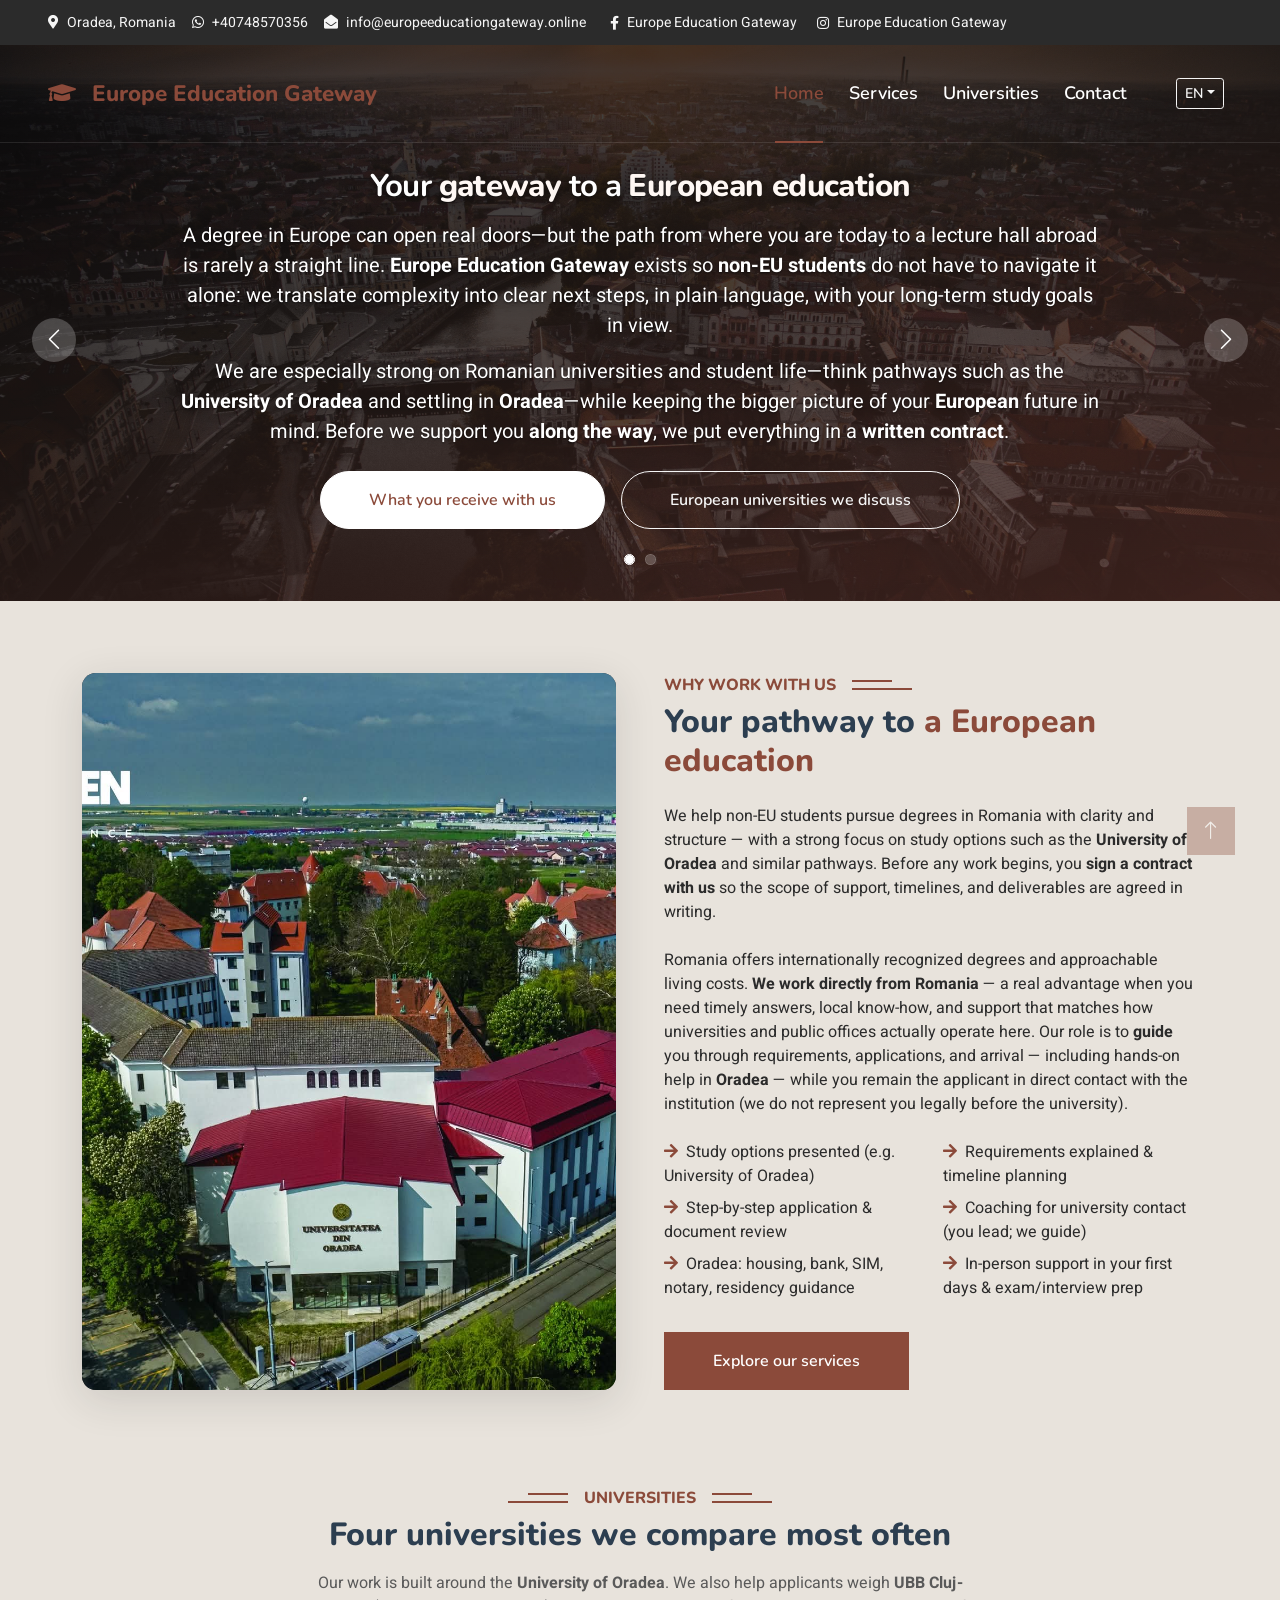
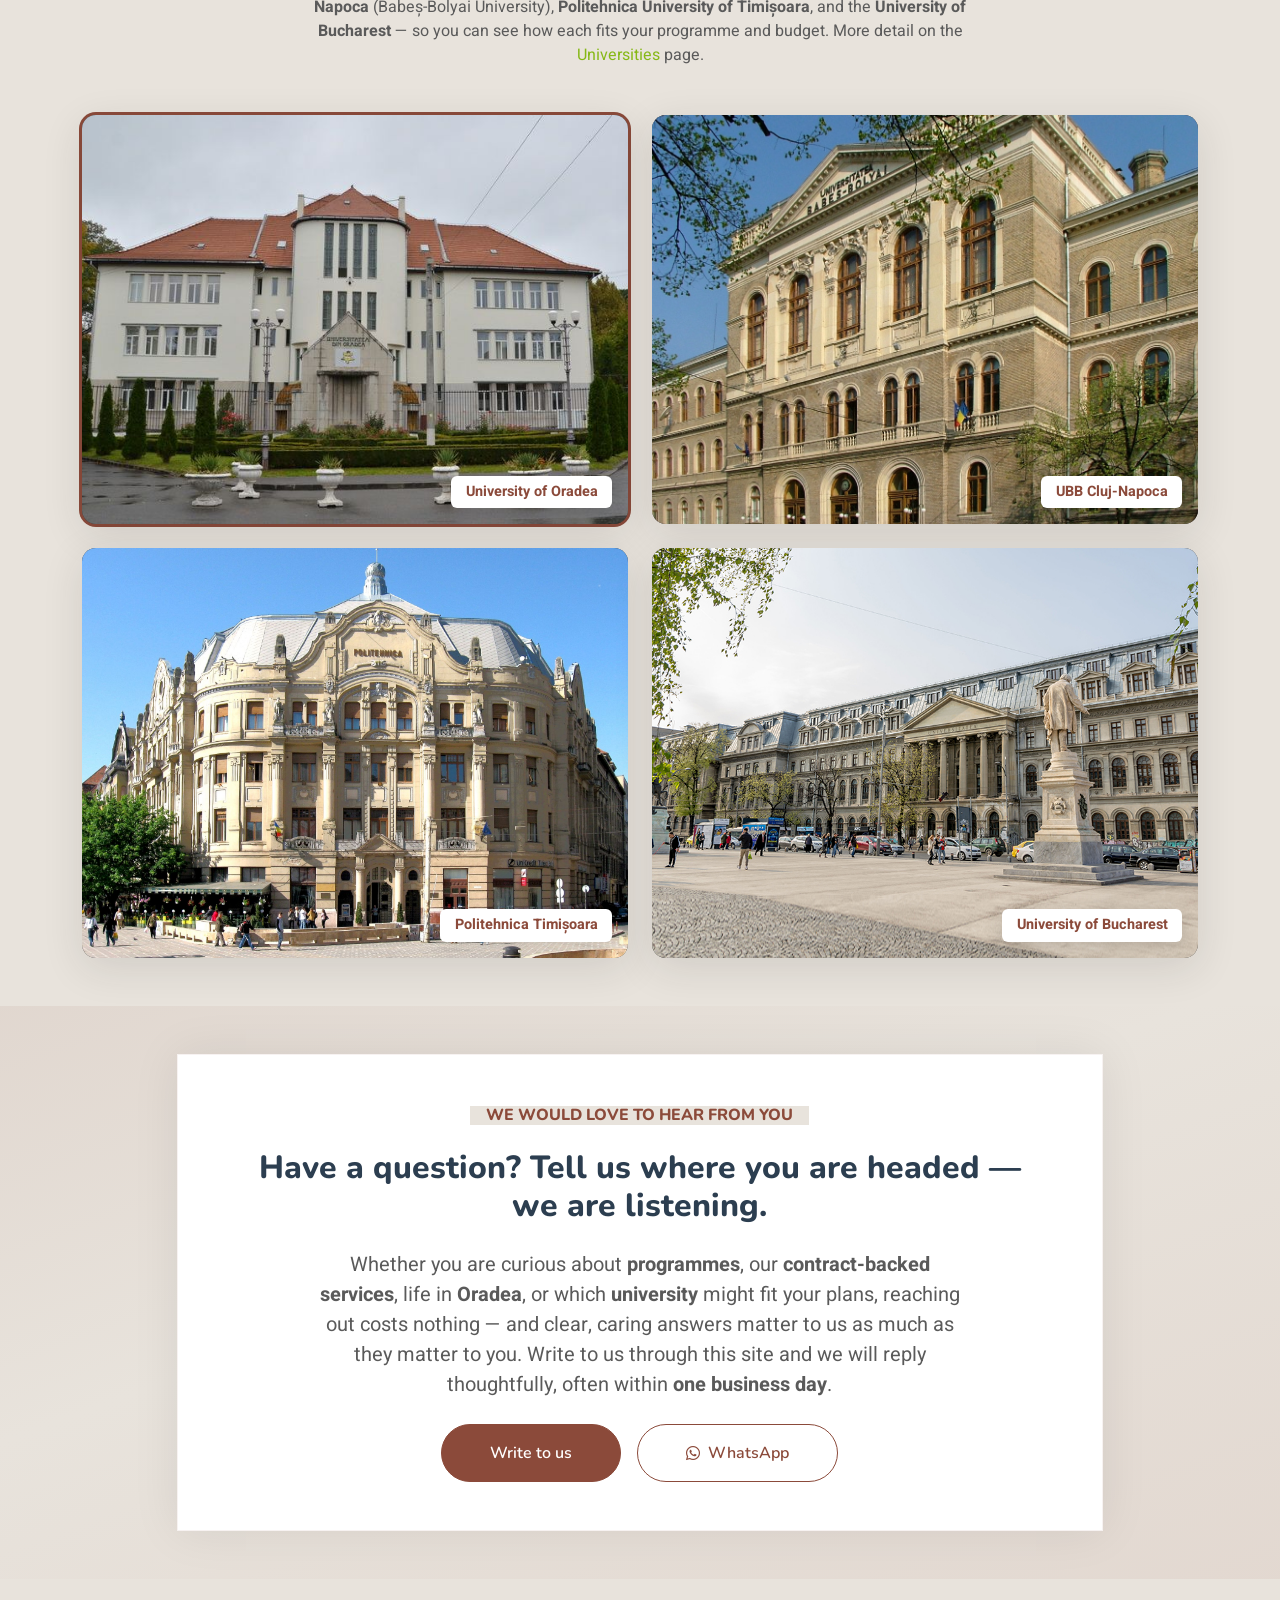
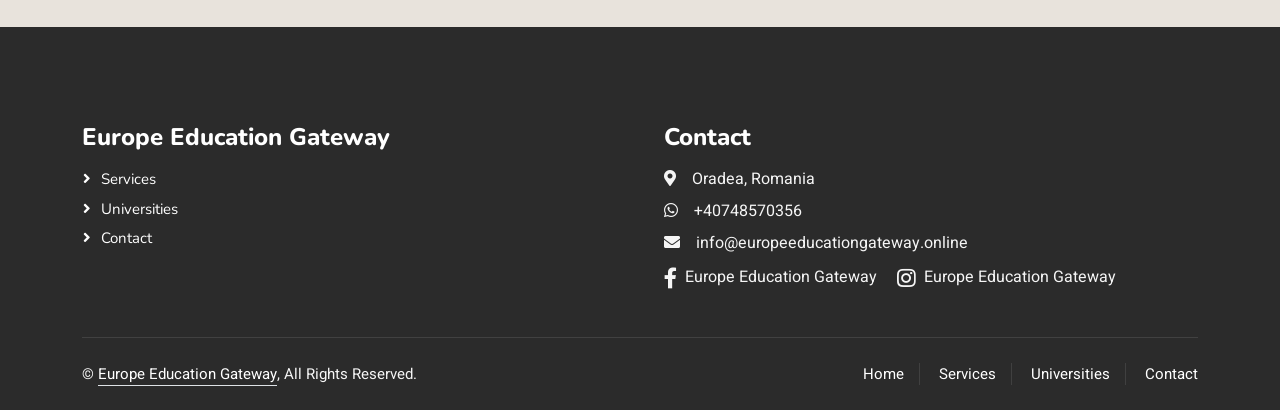
<file: index.html>
<!DOCTYPE html>
<html lang="en">

<head>
    <meta charset="utf-8">
    <title>Europe Education Gateway — Study in Romania</title>
    <meta content="width=device-width, initial-scale=1.0" name="viewport">
    <meta content="University of Oradea, study in Oradea, Romania non-EU students, education support contract" name="keywords">
    <meta content="Contract-backed package for University of Oradea pathways: applications, documents, Oradea arrival support. Fees confirmed in your agreement." name="description">

    <!-- Favicon -->
    <link rel="icon" href="img/favicon.ico" sizes="any">
    <link rel="icon" type="image/png" sizes="32x32" href="img/favicon-32x32.png">
    <link rel="icon" type="image/png" sizes="16x16" href="img/favicon-16x16.png">
    <link rel="apple-touch-icon" sizes="180x180" href="img/apple-touch-icon.png">
    <link rel="manifest" href="img/site.webmanifest">

    <!-- Google Web Fonts -->
    <link rel="preconnect" href="https://fonts.googleapis.com">
    <link rel="preconnect" href="https://fonts.gstatic.com" crossorigin>
    <link href="https://fonts.googleapis.com/css2?family=Heebo:wght@400;500;600&family=Nunito:wght@600;700;800&display=swap" rel="stylesheet">

    <!-- Icon Font Stylesheet -->
    <link href="https://cdnjs.cloudflare.com/ajax/libs/font-awesome/5.10.0/css/all.min.css" rel="stylesheet">
    <link href="https://cdn.jsdelivr.net/npm/bootstrap-icons@1.4.1/font/bootstrap-icons.css" rel="stylesheet">

    <!-- Libraries Stylesheet -->
    <link href="lib/animate/animate.min.css" rel="stylesheet">

    <!-- Customized Bootstrap Stylesheet -->
    <link href="css/bootstrap.min.css" rel="stylesheet">

    <!-- Template Stylesheet -->
    <link href="css/style.css" rel="stylesheet">
</head>

<body data-page="index">
    <!-- Spinner Start -->
    <div id="spinner" class="show position-fixed translate-middle w-100 vh-100 top-50 start-50 d-flex align-items-center justify-content-center">
        <div class="spinner-border text-primary" style="width: 3rem; height: 3rem;" role="status">
            <span class="sr-only" data-i18n="loading">Loading...</span>
        </div>
    </div>
    <!-- Spinner End -->


    <!-- Topbar Start -->
    <div class="container-fluid bg-dark px-5 d-none d-lg-block">
        <div class="row gx-0">
            <div class="col-12 text-center text-lg-start mb-2 mb-lg-0">
                <div class="d-inline-flex align-items-center flex-wrap" style="min-height: 45px;">
                    <small class="me-3 text-light"><i class="fa fa-map-marker-alt me-2"></i><span data-i18n="topbar_oradea">Oradea, Romania</span></small>
                    <small class="me-3"><a class="text-light text-decoration-none align-middle" href="https://wa.me/40748570356" target="_blank" rel="noopener noreferrer" data-i18n-attr="aria-label:social_whatsapp_aria"><i class="fab fa-whatsapp me-2"></i><span dir="ltr">+40748570356</span></a></small>
                    <small class="me-3 text-light"><i class="fa fa-envelope-open me-2"></i><a class="text-light text-decoration-none" href="mailto:info@europeeducationgateway.online">info@europeeducationgateway.online</a></small>
                    <small class="align-middle text-light topbar-social-named ms-lg-2"><a class="text-light text-decoration-none d-inline-flex align-items-center gap-2 social-link-named" href="https://www.facebook.com/share/1BYKuPQeV6/" target="_blank" rel="noopener noreferrer" data-i18n-attr="aria-label:social_facebook_aria"><i class="fab fa-facebook-f"></i><span data-i18n="brand">Europe Education Gateway</span></a><a class="text-light text-decoration-none d-inline-flex align-items-center gap-2 social-link-named" href="https://www.instagram.com/eugataway?igsh=YWpzZ2lqZmhxaGNu" target="_blank" rel="noopener noreferrer" data-i18n-attr="aria-label:social_instagram_aria"><i class="fab fa-instagram"></i><span data-i18n="brand">Europe Education Gateway</span></a></small>
                </div>
            </div>
        </div>
    </div>
    <!-- Topbar End -->


    <!-- Navbar & Hero Start -->
    <div class="container-fluid position-relative p-0">
        <nav class="navbar navbar-expand-lg navbar-light px-4 px-lg-5 py-3 py-lg-0">
            <a href="index.html" class="navbar-brand p-0">
                <h1 class="text-primary m-0"><i class="fa fa-graduation-cap me-3"></i><span data-i18n="brand">Europe Education Gateway</span></h1>
            </a>
            <button class="navbar-toggler" type="button" data-bs-toggle="collapse" data-bs-target="#navbarCollapse">
                <span class="fa fa-bars"></span>
            </button>
            <div class="collapse navbar-collapse" id="navbarCollapse">
                <div class="navbar-nav ms-auto py-0 align-items-lg-center">
                    <a href="index.html" class="nav-item nav-link active" data-i18n="nav_home">Home</a>
                    <a href="service.html" class="nav-item nav-link" data-i18n="nav_services">Services</a>
                    <a href="destination.html" class="nav-item nav-link" data-i18n="nav_universities">Universities</a>
                    <a href="contact.html" class="nav-item nav-link" data-i18n="nav_contact">Contact</a>
                    <div class="nav-item dropdown ms-lg-3 mt-2 mt-lg-0 px-lg-2">
                        <button type="button" class="btn btn-sm btn-outline-light dropdown-toggle text-nowrap" id="langMenuBtn" data-bs-toggle="dropdown" aria-expanded="false" data-i18n-attr="aria-label:lang_menu_aria" aria-label="Choose language">EN</button>
                        <ul class="dropdown-menu dropdown-menu-end shadow border-0" aria-labelledby="langMenuBtn">
                            <li><a class="dropdown-item" href="#" data-lang-set="en">English</a></li>
                            <li><a class="dropdown-item" href="#" data-lang-set="ar" dir="rtl">العربية</a></li>
                            <li><a class="dropdown-item" href="#" data-lang-set="ur" dir="rtl">اردو</a></li>
                            <li><a class="dropdown-item" href="#" data-lang-set="tr">Türkçe</a></li>
                        </ul>
                    </div>
                </div>
            </div>
        </nav>

        <div class="container-fluid bg-primary py-3 py-lg-4 mb-4 hero-header hero-header--home position-relative">
            <div id="homeHeroCarousel" class="carousel slide home-hero-carousel" data-bs-ride="carousel" data-bs-interval="7000" data-bs-pause="hover">
                <div class="carousel-indicators home-hero-carousel-indicators">
                    <button type="button" data-bs-target="#homeHeroCarousel" data-bs-slide-to="0" class="active" aria-current="true" data-i18n-attr="aria-label:index_hero_ind0_aria" aria-label="Your gateway to European education"></button>
                    <button type="button" data-bs-target="#homeHeroCarousel" data-bs-slide-to="1" data-i18n-attr="aria-label:index_hero_ind1_aria" aria-label="We help you along the way"></button>
                </div>
                <div class="carousel-inner">
                    <div class="carousel-item active">
                        <div class="container py-3 py-lg-4">
                            <div class="row justify-content-center py-3 py-lg-4">
                                <div class="col-lg-10 pt-lg-2 mt-lg-2 text-center hero-header--home-inner">
                                    <h1 class="home-hero-title mb-3" data-i18n-html="index_h1_s1_html">Your <strong>gateway</strong> to a <strong>European education</strong></h1>
                                    <p class="fs-5 text-white mb-3" data-i18n-html="index_p1_s1_html">A degree in Europe can open real doors—but the path from where you are today to a lecture hall abroad is rarely a straight line. <strong>Europe Education Gateway</strong> exists so <strong>non-EU students</strong> do not have to navigate it alone: we translate complexity into clear next steps, in plain language, with your long-term study goals in view.</p>
                                    <p class="fs-5 text-white mb-4" data-i18n-html="index_p2_s1_html">We are especially strong on Romanian universities and student life—think pathways such as the <strong>University of Oradea</strong> and settling in <strong>Oradea</strong>—while keeping the bigger picture of your <strong>European</strong> future in mind. Before we support you <strong>along the way</strong>, we put everything in a <strong>written contract</strong>.</p>
                                    <div class="d-flex flex-column flex-sm-row justify-content-center gap-3">
                                        <a href="service.html" class="btn btn-light rounded-pill py-3 px-5" data-i18n="index_btn_services">What you receive with us</a>
                                        <a href="destination.html" class="btn btn-outline-light rounded-pill py-3 px-5" data-i18n="index_btn_univ_discuss">European universities we discuss</a>
                                    </div>
                                </div>
                            </div>
                        </div>
                    </div>
                    <div class="carousel-item">
                        <div class="container py-3 py-lg-4">
                            <div class="row justify-content-center py-3 py-lg-4">
                                <div class="col-lg-10 pt-lg-2 mt-lg-2 text-center hero-header--home-inner">
                                    <h1 class="home-hero-title mb-3" data-i18n-html="index_h1_s2_html">We stay with you <strong>along the way</strong></h1>
                                    <p class="fs-5 text-white mb-3" data-i18n-html="index_p1_s2_html">From exploring options and preparing your file to submitting your application and planning your arrival, a trusted partner makes the journey steadier. We help you anticipate deadlines, understand requirements, and keep sight of why you chose <strong>Europe</strong> for your <strong>education</strong>—so stress does not crowd out the excitement.</p>
                                    <p class="fs-5 text-white mb-4" data-i18n-html="index_p2_s2_html">Because we work <strong>from Romania</strong>, we are close to how <strong>European</strong> institutions and local offices actually operate, with hands-on help in <strong>Oradea</strong> when everyday tasks stack up. We <strong>guide</strong> your conversations with the university; <strong>you</strong> remain the applicant.</p>
                                    <div class="d-flex flex-column flex-sm-row justify-content-center gap-3">
                                        <a href="service.html" class="btn btn-light rounded-pill py-3 px-5" data-i18n="index_btn_see_path">See the pathway</a>
                                        <a href="contact.html" class="btn btn-outline-light rounded-pill py-3 px-5" data-i18n="index_btn_walk">Walk through it with us</a>
                                    </div>
                                </div>
                            </div>
                        </div>
                    </div>
                </div>
                <button class="carousel-control-prev home-hero-carousel-control" type="button" data-bs-target="#homeHeroCarousel" data-bs-slide="prev">
                    <i class="bi bi-chevron-left" aria-hidden="true"></i>
                    <span class="visually-hidden" data-i18n="index_car_prev">Previous slide</span>
                </button>
                <button class="carousel-control-next home-hero-carousel-control" type="button" data-bs-target="#homeHeroCarousel" data-bs-slide="next">
                    <i class="bi bi-chevron-right" aria-hidden="true"></i>
                    <span class="visually-hidden" data-i18n="index_car_next">Next slide</span>
                </button>
            </div>
        </div>
    </div>
    <!-- Navbar & Hero End -->


    <!-- About Start -->
    <div class="container-fluid py-5">
        <div class="container">
            <div class="row g-5">
                <div class="col-lg-6 d-flex flex-column wow fadeInUp" data-wow-delay="0.1s">
                    <div class="home-about-eu-photo w-100">
                        <img class="home-about-eu-img" src="img/eu_green.jpeg" data-i18n-attr="alt:index_img_eu_alt" alt="University of Oradea campus and EU Green European Alliance — supporting graphic" loading="lazy" decoding="async">
                    </div>
                </div>
                <div class="col-lg-6 wow fadeInUp" data-wow-delay="0.3s">
                    <h6 class="section-title bg-white text-start text-primary pe-3" data-i18n="index_sec_why">Why work with us</h6>
                    <h1 class="mb-4 home-section-title" data-i18n-html="index_about_h1_html">Your pathway to <span class="text-primary">a European education</span></h1>
                    <p class="mb-4" data-i18n-html="index_about_p1_html">We help non-EU students pursue degrees in Romania with clarity and structure — with a strong focus on study options such as the <strong>University of Oradea</strong> and similar pathways. Before any work begins, you <strong>sign a contract with us</strong> so the scope of support, timelines, and deliverables are agreed in writing.</p>
                    <p class="mb-4" data-i18n-html="index_about_p2_html">Romania offers internationally recognized degrees and approachable living costs. <strong>We work directly from Romania</strong> — a real advantage when you need timely answers, local know-how, and support that matches how universities and public offices actually operate here. Our role is to <strong>guide</strong> you through requirements, applications, and arrival — including hands-on help in <strong>Oradea</strong> — while you remain the applicant in direct contact with the institution (we do not represent you legally before the university).</p>
                    <div class="row gy-2 gx-4 mb-4">
                        <div class="col-sm-6">
                            <p class="mb-0"><i class="fa fa-arrow-right text-primary me-2"></i><span data-i18n="index_li1">Study options presented (e.g. University of Oradea)</span></p>
                        </div>
                        <div class="col-sm-6">
                            <p class="mb-0"><i class="fa fa-arrow-right text-primary me-2"></i><span data-i18n="index_li2">Requirements explained &amp; timeline planning</span></p>
                        </div>
                        <div class="col-sm-6">
                            <p class="mb-0"><i class="fa fa-arrow-right text-primary me-2"></i><span data-i18n="index_li3">Step-by-step application &amp; document review</span></p>
                        </div>
                        <div class="col-sm-6">
                            <p class="mb-0"><i class="fa fa-arrow-right text-primary me-2"></i><span data-i18n="index_li4">Coaching for university contact (you lead; we guide)</span></p>
                        </div>
                        <div class="col-sm-6">
                            <p class="mb-0"><i class="fa fa-arrow-right text-primary me-2"></i><span data-i18n="index_li5">Oradea: housing, bank, SIM, notary, residency guidance</span></p>
                        </div>
                        <div class="col-sm-6">
                            <p class="mb-0"><i class="fa fa-arrow-right text-primary me-2"></i><span data-i18n="index_li6">In-person support in your first days &amp; exam/interview prep</span></p>
                        </div>
                    </div>
                    <a class="btn btn-primary py-3 px-5 mt-2" href="service.html" data-i18n="index_btn_explore">Explore our services</a>
                </div>
            </div>
        </div>
    </div>
    <!-- About End -->


    <!-- Destination Start -->
    <div class="container-fluid py-5 destination">
        <div class="container">
            <div class="text-center wow fadeInUp" data-wow-delay="0.1s">
                <h6 class="section-title bg-white text-center text-primary px-3" data-i18n="index_univ_tag">Universities</h6>
                <h1 class="mb-3 home-section-title" data-i18n="index_univ_h1">Four universities we compare most often</h1>
                <p class="mb-5 mx-auto text-muted" style="max-width: 680px;" data-i18n-html="index_univ_p_html">Our work is built around the <strong>University of Oradea</strong>. We also help applicants weigh <strong>UBB Cluj-Napoca</strong> (Babeș-Bolyai University), <strong>Politehnica University of Timișoara</strong>, and the <strong>University of Bucharest</strong> — so you can see how each fits your programme and budget. More detail on the <a href="destination.html">Universities</a> page.</p>
            </div>
            <div class="row g-4 uni-city-grid justify-content-center">
                <div class="col-sm-6 col-lg-6 wow fadeInUp" data-wow-delay="0.1s">
                    <a href="destination.html" class="uni-city-card uni-city-card--feature">
                        <img class="uni-city-img" data-uni-stem="uni_oradea1" src="img/uni_oradea1.jfif" data-i18n-attr="alt:index_alt_oradea" alt="University of Oradea, Oradea">
                        <span class="uni-city-badge" data-i18n="index_badge_oradea">University of Oradea</span>
                    </a>
                </div>
                <div class="col-sm-6 col-lg-6 wow fadeInUp" data-wow-delay="0.15s">
                    <a href="destination.html" class="uni-city-card">
                        <img class="uni-city-img" data-uni-stem="uni_cluj" src="img/uni_cluj.jfif" data-i18n-attr="alt:index_alt_ubb" alt="UBB Cluj-Napoca">
                        <span class="uni-city-badge" data-i18n="index_badge_ubb">UBB Cluj-Napoca</span>
                    </a>
                </div>
                <div class="col-sm-6 col-lg-6 wow fadeInUp" data-wow-delay="0.2s">
                    <a href="destination.html" class="uni-city-card">
                        <img class="uni-city-img" data-uni-stem="uni_timis" src="img/uni_timis.jpg" data-i18n-attr="alt:index_alt_poly" alt="Politehnica University of Timișoara">
                        <span class="uni-city-badge" data-i18n="index_badge_poly">Politehnica Timișoara</span>
                    </a>
                </div>
                <div class="col-sm-6 col-lg-6 wow fadeInUp" data-wow-delay="0.25s">
                    <a href="destination.html" class="uni-city-card">
                        <img class="uni-city-img" data-uni-stem="uni_buc" src="img/uni_buc.jpg" data-i18n-attr="alt:index_alt_buch" alt="University of Bucharest">
                        <span class="uni-city-badge" data-i18n="index_badge_buch">University of Bucharest</span>
                    </a>
                </div>
            </div>
        </div>
    </div>
    <!-- Destination End -->

    <!-- Reach out / invite Start -->
    <div class="container-fluid py-5 home-reach-invite">
        <div class="container">
            <div class="row justify-content-center">
                <div class="col-lg-10 wow fadeInUp" data-wow-delay="0.1s">
                    <div class="rounded pt-3 p-4 p-lg-5 enquiry-invite-card text-center">
                        <h6 class="section-title bg-white text-center text-primary px-3 d-inline-block" data-i18n="index_reach_tag">We would love to hear from you</h6>
                        <h2 class="mb-4 home-section-title mt-3 px-2" data-i18n="index_reach_h1">Have a question? Tell us where you are headed — we are listening.</h2>
                        <p class="mb-4 mx-auto text-muted fs-5" style="max-width: 640px;" data-i18n-html="index_reach_p_html">Whether you are curious about <strong>programmes</strong>, our <strong>contract-backed services</strong>, life in <strong>Oradea</strong>, or which <strong>university</strong> might fit your plans, reaching out costs nothing — and clear, caring answers matter to us as much as they matter to you. Write to us through this site and we will reply thoughtfully, often within <strong>one business day</strong>.</p>
                        <div class="d-flex flex-column flex-sm-row justify-content-center align-items-stretch align-items-sm-center gap-3">
                            <a href="contact.html#site-enquiry" class="btn btn-primary rounded-pill py-3 px-5" data-i18n="index_reach_btn_form">Write to us</a>
                            <a href="https://wa.me/40748570356" class="btn btn-outline-primary rounded-pill py-3 px-5 d-inline-flex justify-content-center align-items-center" target="_blank" rel="noopener noreferrer" data-i18n-attr="aria-label:social_whatsapp_aria" aria-label="Message us on WhatsApp"><i class="fab fa-whatsapp me-2"></i><span data-i18n="index_reach_btn_whatsapp">WhatsApp</span></a>
                        </div>
                    </div>
                </div>
            </div>
        </div>
    </div>
    <!-- Reach out / invite End -->

    <!-- Footer Start -->
    <div class="container-fluid bg-dark text-light footer pt-5 mt-5 wow fadeIn" data-wow-delay="0.1s">
        <div class="container py-5">
            <div class="row g-5">
                <div class="col-lg-6 col-md-6">
                    <h4 class="text-white mb-3" data-i18n="footer_company">Europe Education Gateway</h4>
                    <a class="btn btn-link" href="service.html" data-i18n="fo_services">Services</a>
                    <a class="btn btn-link" href="destination.html" data-i18n="fo_univ">Universities</a>
                    <a class="btn btn-link" href="contact.html" data-i18n="fo_contact">Contact</a>
                </div>
                <div class="col-lg-6 col-md-6">
                    <h4 class="text-white mb-3" data-i18n="footer_contact_heading">Contact</h4>
                    <p class="mb-2"><i class="fa fa-map-marker-alt me-3"></i><span data-i18n="topbar_oradea">Oradea, Romania</span></p>
                    <p class="mb-2"><i class="fab fa-whatsapp me-3"></i><a href="https://wa.me/40748570356" class="text-light" dir="ltr" target="_blank" rel="noopener noreferrer" data-i18n-attr="aria-label:social_whatsapp_aria">+40748570356</a></p>
                    <p class="mb-2"><i class="fa fa-envelope me-3"></i>info@europeeducationgateway.online</p>
                    <p class="mb-0 pt-1 footer-social-named"><a class="text-light text-decoration-none d-inline-flex align-items-center gap-2 social-link-named" href="https://www.facebook.com/share/1BYKuPQeV6/" target="_blank" rel="noopener noreferrer" data-i18n-attr="aria-label:social_facebook_aria"><i class="fab fa-facebook-f fa-lg"></i><span data-i18n="brand">Europe Education Gateway</span></a><a class="text-light text-decoration-none d-inline-flex align-items-center gap-2 social-link-named" href="https://www.instagram.com/eugataway?igsh=YWpzZ2lqZmhxaGNu" target="_blank" rel="noopener noreferrer" data-i18n-attr="aria-label:social_instagram_aria"><i class="fab fa-instagram fa-lg"></i><span data-i18n="brand">Europe Education Gateway</span></a></p>
                </div>
            </div>
        </div>
        <div class="container">
            <div class="copyright">
                <div class="row">
                    <div class="col-md-6 text-center text-md-start mb-3 mb-md-0" data-i18n-html="footer_copyright_html">
                        &copy; <a class="border-bottom" href="index.html">Europe Education Gateway</a>, All Rights Reserved.
                    </div>
                    <div class="col-md-6 text-center text-md-end">
                        <div class="footer-menu">
                            <a href="index.html" data-i18n="footer_home">Home</a>
                            <a href="service.html" data-i18n="footer_services">Services</a>
                            <a href="destination.html" data-i18n="footer_universities">Universities</a>
                            <a href="contact.html" data-i18n="footer_contact_link">Contact</a>
                        </div>
                    </div>
                </div>
            </div>
        </div>
    </div>
    <!-- Footer End -->


    <!-- Back to Top -->
    <a href="#" class="btn btn-lg btn-primary btn-lg-square back-to-top"><i class="bi bi-arrow-up"></i></a>


    <!-- JavaScript Libraries -->
    <script src="https://code.jquery.com/jquery-3.4.1.min.js"></script>
    <script src="https://cdn.jsdelivr.net/npm/bootstrap@5.0.0/dist/js/bootstrap.bundle.min.js"></script>
    <script src="lib/wow/wow.min.js"></script>
    <script src="lib/easing/easing.min.js"></script>
    <script src="lib/waypoints/waypoints.min.js"></script>

    <script src="js/i18n-data.js"></script>
    <script src="js/i18n.js"></script>
    <!-- Template Javascript -->
    <script src="js/main.js"></script>
</body>

</html>
</file>
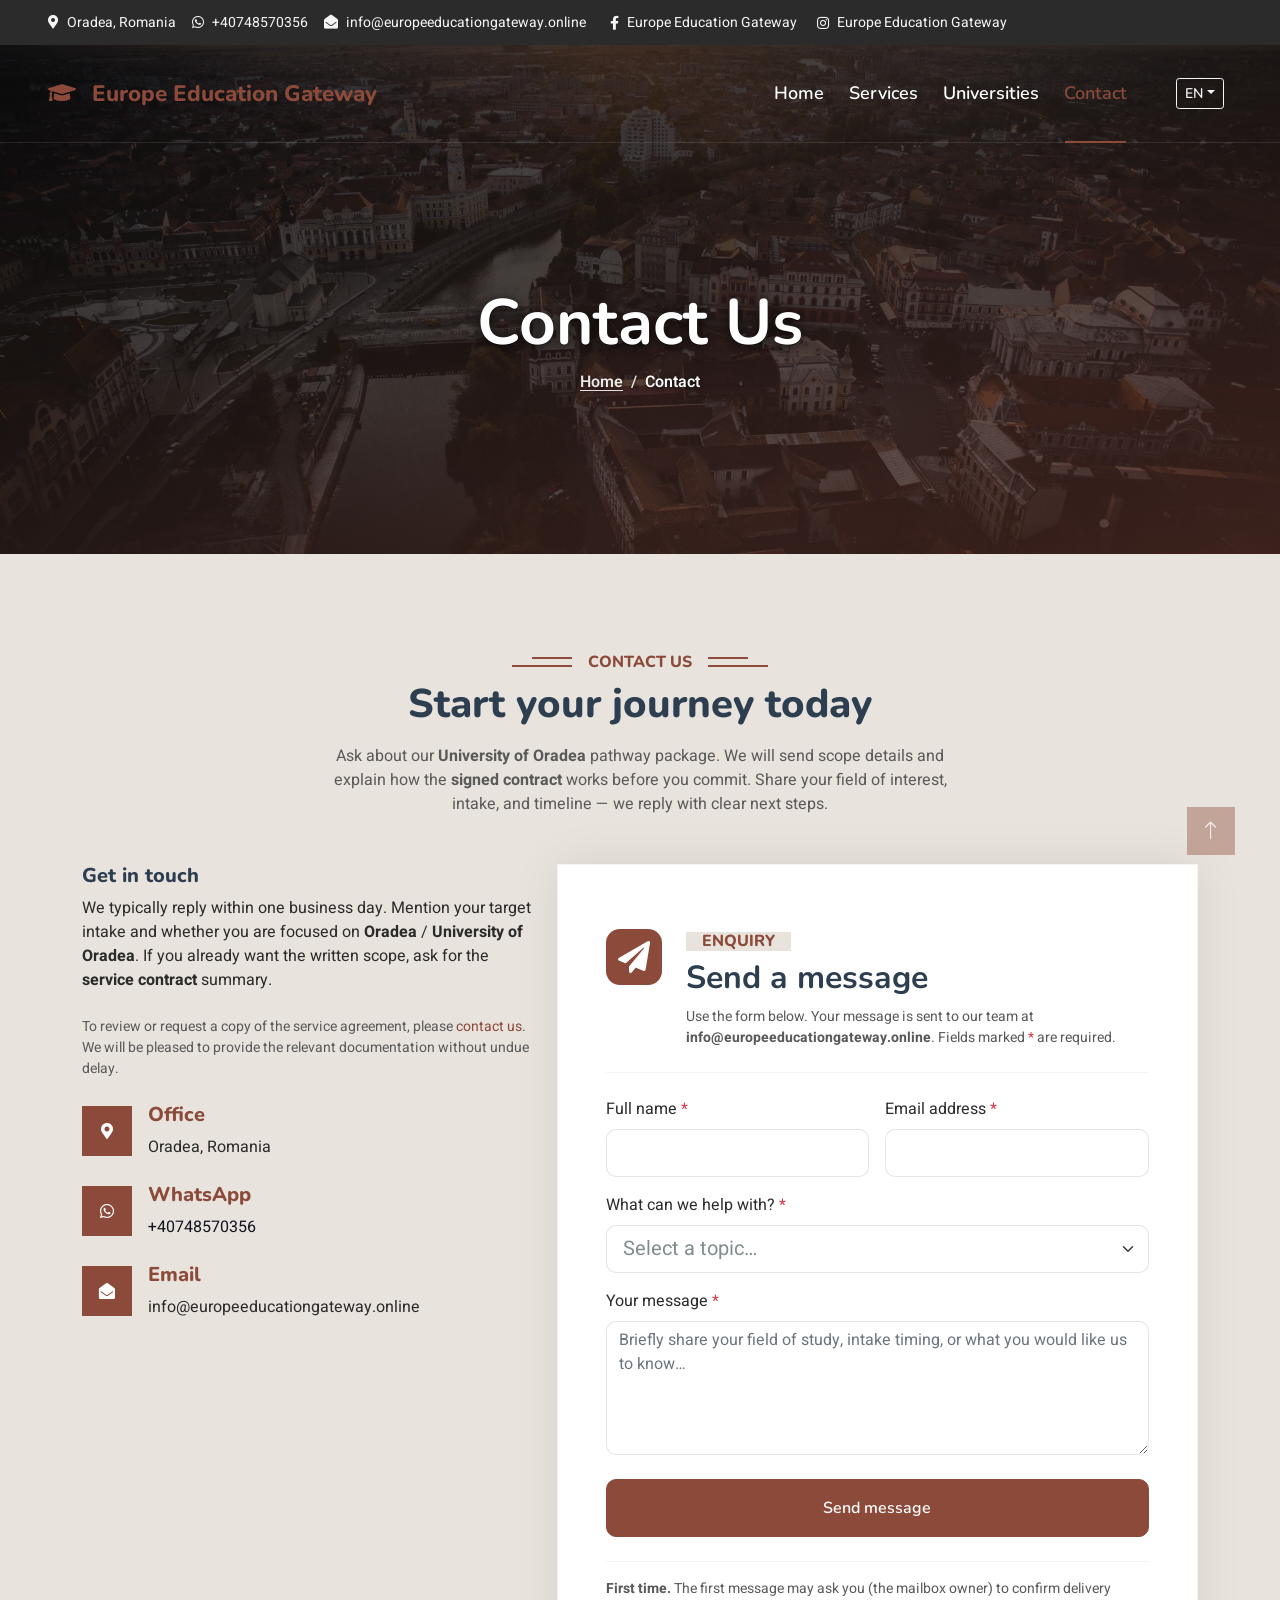
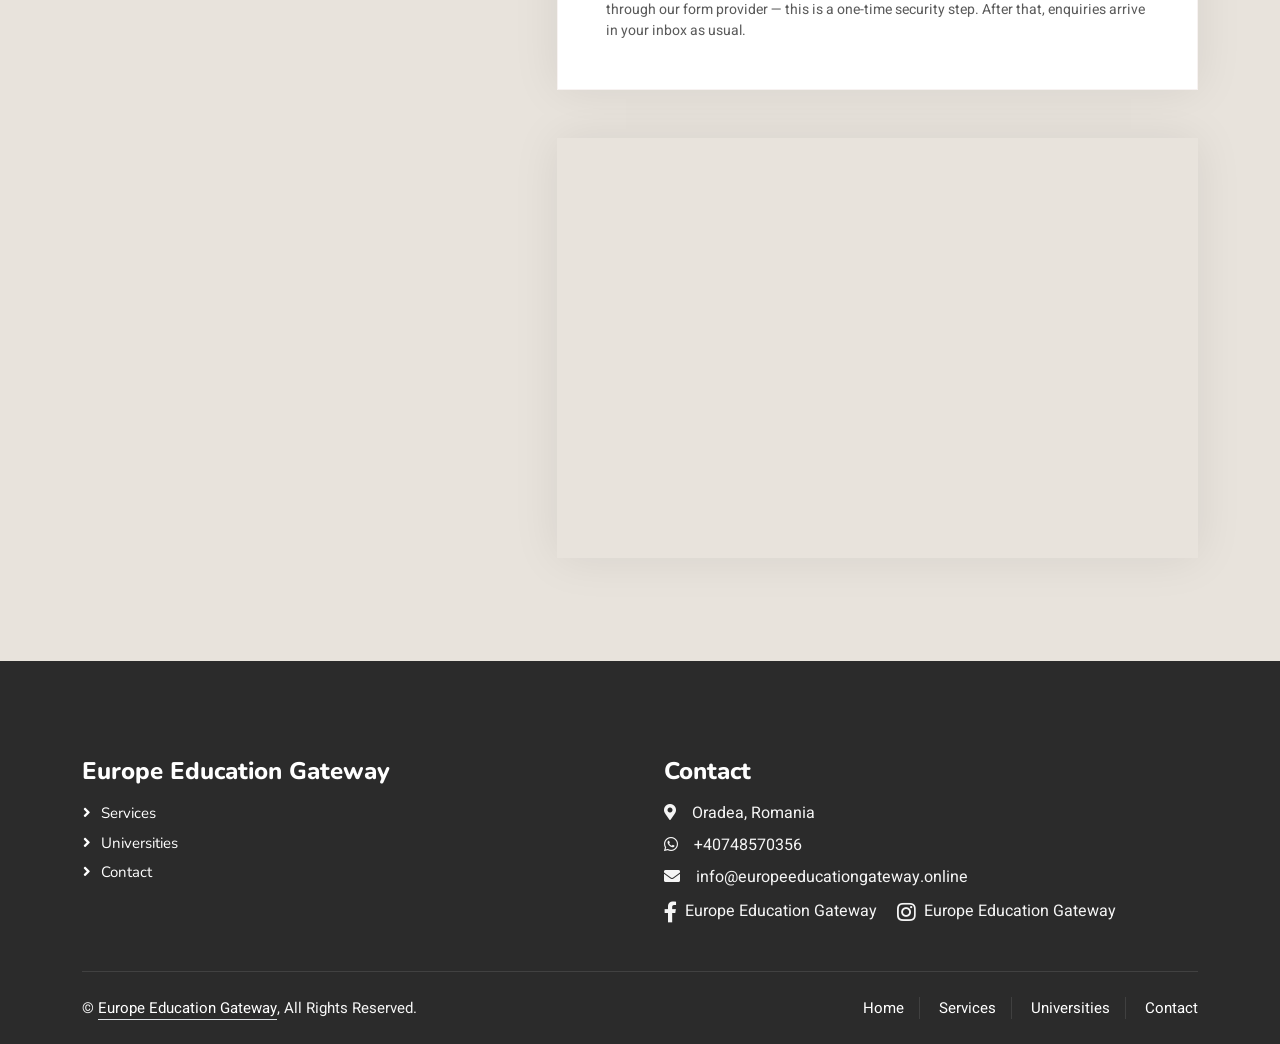
<file: contact.html>
<!DOCTYPE html>
<html lang="en">

<head>
    <meta charset="utf-8">
    <title>Contact — Europe Education Gateway</title>
    <meta content="width=device-width, initial-scale=1.0" name="viewport">
    <meta content="University of Oradea contact, study Oradea contract, Europe Education Gateway" name="keywords">
    <meta content="Contact us for the Oradea / University of Oradea service package and contract scope." name="description">

    <!-- Favicon -->
    <link rel="icon" href="img/favicon.ico" sizes="any">
    <link rel="icon" type="image/png" sizes="32x32" href="img/favicon-32x32.png">
    <link rel="icon" type="image/png" sizes="16x16" href="img/favicon-16x16.png">
    <link rel="apple-touch-icon" sizes="180x180" href="img/apple-touch-icon.png">
    <link rel="manifest" href="img/site.webmanifest">

    <!-- Google Web Fonts -->
    <link rel="preconnect" href="https://fonts.googleapis.com">
    <link rel="preconnect" href="https://fonts.gstatic.com" crossorigin>
    <link href="https://fonts.googleapis.com/css2?family=Heebo:wght@400;500;600&family=Nunito:wght@600;700;800&display=swap" rel="stylesheet">

    <!-- Icon Font Stylesheet -->
    <link href="https://cdnjs.cloudflare.com/ajax/libs/font-awesome/5.10.0/css/all.min.css" rel="stylesheet">
    <link href="https://cdn.jsdelivr.net/npm/bootstrap-icons@1.4.1/font/bootstrap-icons.css" rel="stylesheet">

    <!-- Libraries Stylesheet -->
    <link href="lib/animate/animate.min.css" rel="stylesheet">

    <!-- Customized Bootstrap Stylesheet -->
    <link href="css/bootstrap.min.css" rel="stylesheet">

    <!-- Template Stylesheet -->
    <link href="css/style.css" rel="stylesheet">
</head>

<body data-page="contact">
    <!-- Spinner Start -->
    <div id="spinner" class="show position-fixed translate-middle w-100 vh-100 top-50 start-50 d-flex align-items-center justify-content-center">
        <div class="spinner-border text-primary" style="width: 3rem; height: 3rem;" role="status">
            <span class="sr-only" data-i18n="loading">Loading...</span>
        </div>
    </div>
    <!-- Spinner End -->


    <!-- Topbar Start -->
    <div class="container-fluid bg-dark px-5 d-none d-lg-block">
        <div class="row gx-0">
            <div class="col-12 text-center text-lg-start mb-2 mb-lg-0">
                <div class="d-inline-flex align-items-center flex-wrap" style="min-height: 45px;">
                    <small class="me-3 text-light"><i class="fa fa-map-marker-alt me-2"></i><span data-i18n="topbar_oradea">Oradea, Romania</span></small>
                    <small class="me-3"><a class="text-light text-decoration-none align-middle" href="https://wa.me/40748570356" target="_blank" rel="noopener noreferrer" data-i18n-attr="aria-label:social_whatsapp_aria"><i class="fab fa-whatsapp me-2"></i><span dir="ltr">+40748570356</span></a></small>
                    <small class="me-3 text-light"><i class="fa fa-envelope-open me-2"></i><a class="text-light text-decoration-none" href="mailto:info@europeeducationgateway.online">info@europeeducationgateway.online</a></small>
                    <small class="align-middle text-light topbar-social-named ms-lg-2"><a class="text-light text-decoration-none d-inline-flex align-items-center gap-2 social-link-named" href="https://www.facebook.com/share/1BYKuPQeV6/" target="_blank" rel="noopener noreferrer" data-i18n-attr="aria-label:social_facebook_aria"><i class="fab fa-facebook-f"></i><span data-i18n="brand">Europe Education Gateway</span></a><a class="text-light text-decoration-none d-inline-flex align-items-center gap-2 social-link-named" href="https://www.instagram.com/eugataway?igsh=YWpzZ2lqZmhxaGNu" target="_blank" rel="noopener noreferrer" data-i18n-attr="aria-label:social_instagram_aria"><i class="fab fa-instagram"></i><span data-i18n="brand">Europe Education Gateway</span></a></small>
                </div>
            </div>
        </div>
    </div>
    <!-- Topbar End -->


    <!-- Navbar & Hero Start -->
    <div class="container-fluid position-relative p-0">
        <nav class="navbar navbar-expand-lg navbar-light px-4 px-lg-5 py-3 py-lg-0">
            <a href="index.html" class="navbar-brand p-0">
                <h1 class="text-primary m-0"><i class="fa fa-graduation-cap me-3"></i><span data-i18n="brand">Europe Education Gateway</span></h1>
            </a>
            <button class="navbar-toggler" type="button" data-bs-toggle="collapse" data-bs-target="#navbarCollapse">
                <span class="fa fa-bars"></span>
            </button>
            <div class="collapse navbar-collapse" id="navbarCollapse">
                <div class="navbar-nav ms-auto py-0 align-items-lg-center">
                    <a href="index.html" class="nav-item nav-link" data-i18n="nav_home">Home</a>
                    <a href="service.html" class="nav-item nav-link" data-i18n="nav_services">Services</a>
                    <a href="destination.html" class="nav-item nav-link" data-i18n="nav_universities">Universities</a>
                    <a href="contact.html" class="nav-item nav-link active" data-i18n="nav_contact">Contact</a>
                    <div class="nav-item dropdown ms-lg-3 mt-2 mt-lg-0 px-lg-2">
                        <button type="button" class="btn btn-sm btn-outline-light dropdown-toggle text-nowrap" id="langMenuBtn" data-bs-toggle="dropdown" aria-expanded="false" data-i18n-attr="aria-label:lang_menu_aria" aria-label="Choose language">EN</button>
                        <ul class="dropdown-menu dropdown-menu-end shadow border-0" aria-labelledby="langMenuBtn">
                            <li><a class="dropdown-item" href="#" data-lang-set="en">English</a></li>
                            <li><a class="dropdown-item" href="#" data-lang-set="ar" dir="rtl">العربية</a></li>
                            <li><a class="dropdown-item" href="#" data-lang-set="ur" dir="rtl">اردو</a></li>
                            <li><a class="dropdown-item" href="#" data-lang-set="tr">Türkçe</a></li>
                        </ul>
                    </div>
                </div>
            </div>
        </nav>

        <div class="container-fluid bg-primary py-5 mb-5 hero-header hero-header--contact">
            <div class="container py-5">
                <div class="row justify-content-center py-5">
                    <div class="col-lg-10 pt-lg-5 mt-lg-5 text-center">
                        <h1 class="display-3 text-white animated slideInDown" data-i18n="page_contact_h1">Contact Us</h1>
                        <nav aria-label="breadcrumb">
                            <ol class="breadcrumb justify-content-center">
                                <li class="breadcrumb-item"><a href="index.html" data-i18n="breadcrumb_home">Home</a></li>
                                <li class="breadcrumb-item text-white active" aria-current="page" data-i18n="breadcrumb_contact">Contact</li>
                            </ol>
                        </nav>
                    </div>
                </div>
            </div>
        </div>
    </div>
    <!-- Navbar & Hero End -->


    <!-- Contact Start -->
    <div class="container-fluid py-5">
        <div class="container">
            <div class="text-center wow fadeInUp" data-wow-delay="0.1s">
                <h6 class="section-title bg-white text-center text-primary px-3" data-i18n="contact_sec_tag">Contact Us</h6>
                <h1 class="mb-3" data-i18n="contact_h1">Start your journey today</h1>
                <p class="mb-5 mx-auto text-muted" style="max-width: 640px;" data-i18n-html="contact_intro_html">Ask about our <strong>University of Oradea</strong> pathway package. We will send scope details and explain how the <strong>signed contract</strong> works before you commit. Share your field of interest, intake, and timeline — we reply with clear next steps.</p>
            </div>
            <div class="row g-4">
                <div class="col-lg-5 col-md-6 wow fadeInUp" data-wow-delay="0.1s">
                    <h5 data-i18n="contact_h5_touch">Get in touch</h5>
                    <p class="mb-4" data-i18n-html="contact_side_p_html">We typically reply within one business day. Mention your target intake and whether you are focused on <strong>Oradea</strong> / <strong>University of Oradea</strong>. If you already want the written scope, ask for the <strong>service contract</strong> summary.</p>
                    <p class="mb-4 small text-muted contract-notice" data-i18n-html="contract_contact_notice_html">To review or request a copy of the service agreement, please <a href="contact.html" class="text-primary fw-semibold">contact us</a>. We will be pleased to provide the relevant documentation without undue delay.</p>
                    <div class="d-flex align-items-center mb-4">
                        <div class="d-flex align-items-center justify-content-center flex-shrink-0 bg-primary" style="width: 50px; height: 50px;">
                            <i class="fa fa-map-marker-alt text-white"></i>
                        </div>
                        <div class="ms-3">
                            <h5 class="text-primary" data-i18n="contact_office">Office</h5>
                            <p class="mb-0" data-i18n="topbar_oradea">Oradea, Romania</p>
                        </div>
                    </div>
                    <div class="d-flex align-items-center mb-4">
                        <div class="d-flex align-items-center justify-content-center flex-shrink-0 bg-primary" style="width: 50px; height: 50px;">
                            <i class="fab fa-whatsapp text-white"></i>
                        </div>
                        <div class="ms-3">
                            <h5 class="text-primary" data-i18n="contact_mobile">WhatsApp</h5>
                            <p class="mb-0"><a href="https://wa.me/40748570356" class="text-dark" dir="ltr" target="_blank" rel="noopener noreferrer" data-i18n-attr="aria-label:social_whatsapp_aria">+40748570356</a></p>
                        </div>
                    </div>
                    <div class="d-flex align-items-center">
                        <div class="d-flex align-items-center justify-content-center flex-shrink-0 bg-primary" style="width: 50px; height: 50px;">
                            <i class="fa fa-envelope-open text-white"></i>
                        </div>
                        <div class="ms-3">
                            <h5 class="text-primary" data-i18n="contact_email">Email</h5>
                            <p class="mb-0">info@europeeducationgateway.online</p>
                        </div>
                    </div>
                </div>
                <div class="col-lg-7 col-md-6 wow fadeInUp" data-wow-delay="0.3s">
                    <div id="site-enquiry" class="enquiry-form-card rounded pt-3 mb-4">
                        <div class="p-4 p-md-5">
                            <div class="enquiry-form-header d-flex flex-column flex-md-row gap-4 mb-4 pb-4 border-bottom border-light">
                                <div class="d-flex align-items-center justify-content-center flex-shrink-0 bg-primary align-self-center align-self-md-start enquiry-form-header-icon">
                                    <i class="fa fa-2x fa-paper-plane text-white"></i>
                                </div>
                                <div class="flex-grow-1 text-center text-md-start enquiry-form-intro">
                                    <h6 class="section-title bg-white text-primary px-3 mb-2 d-inline-block" data-i18n="contact_form_sec_tag">Enquiry</h6>
                                    <h5 class="mb-2 fw-bold home-section-title" data-i18n="contact_form_heading">Send a message</h5>
                                    <p class="mb-0 text-muted small" data-i18n-html="contact_form_intro_html">Use the form below. Your message is sent to our team at <strong>info@europeeducationgateway.online</strong>. Fields marked <span class="text-danger">*</span> are required.</p>
                                </div>
                            </div>
                            <!-- Routed to your inbox via FormSubmit; mailbox owner completes one-time activation on first submission -->
                            <form class="site-enquiry-form enquiry-form-fields" action="https://formsubmit.co/info@europeeducationgateway.online" method="POST">
                                <input type="hidden" name="_subject" value="Europe Education Gateway — website enquiry">
                                <input type="hidden" name="_template" value="table">
                                <input type="text" name="_gotcha" class="visually-hidden" tabindex="-1" autocomplete="off" aria-hidden="true">
                                <div class="row g-3">
                                    <div class="col-md-6">
                                        <label class="form-label mb-2 fw-semibold" for="enqName"><span data-i18n="contact_form_name">Full name</span> <span class="text-danger">*</span></label>
                                        <input class="form-control form-control-lg enquiry-form-input" id="enqName" name="fullname" type="text" required autocomplete="name">
                                    </div>
                                    <div class="col-md-6">
                                        <label class="form-label mb-2 fw-semibold" for="enqEmail"><span data-i18n="contact_form_email">Email address</span> <span class="text-danger">*</span></label>
                                        <input class="form-control form-control-lg enquiry-form-input" id="enqEmail" name="email" type="email" required autocomplete="email">
                                    </div>
                                    <div class="col-12">
                                        <label class="form-label mb-2 fw-semibold" for="enqTopic"><span data-i18n="contact_form_topic">What can we help with?</span> <span class="text-danger">*</span></label>
                                        <select class="form-select form-select-lg enquiry-form-input" id="enqTopic" name="topic" required>
                                            <option value="" disabled selected data-i18n="contact_form_topic_phs">Select a topic…</option>
                                            <option value="Pathway / University of Oradea" data-i18n="contact_form_topic_pathway">Pathway / University of Oradea</option>
                                            <option value="Services & contract scope" data-i18n="contact_form_topic_services">Services & contract scope</option>
                                            <option value="Comparing universities" data-i18n="contact_form_topic_universities">Comparing universities</option>
                                            <option value="Other" data-i18n="contact_form_topic_other">Other</option>
                                        </select>
                                    </div>
                                    <div class="col-12">
                                        <label class="form-label mb-2 fw-semibold" for="enqMessage"><span data-i18n="contact_form_message">Your message</span> <span class="text-danger">*</span></label>
                                        <textarea class="form-control enquiry-form-textarea enquiry-form-input" id="enqMessage" name="message" rows="5" required data-i18n-placeholder="contact_form_message_phs"></textarea>
                                    </div>
                                </div>
                                <button type="submit" class="btn btn-primary py-3 px-5 mt-4 w-100 fw-semibold" data-i18n="contact_form_submit">Send message</button>
                            </form>
                            <p class="small text-muted mb-0 mt-4 pt-3 border-top border-light enquiry-form-note" data-i18n-html="contact_form_note_html"><strong>First time.</strong> The first message may ask you (the mailbox owner) to confirm delivery through our form provider — this is a one-time security step. After that, enquiries arrive in your inbox as usual.</p>
                        </div>
                    </div>
                    <iframe class="position-relative rounded w-100 border-0 enquiry-map-frame mt-4"
                        src="https://www.google.com/maps?q=Oradea%2C+Romania&z=13&hl=en&output=embed"
                        style="min-height: 420px;" allowfullscreen="" loading="lazy"
                        referrerpolicy="no-referrer-when-downgrade" title="Map of Oradea, Romania" data-i18n-attr="title:contact_map_title"></iframe>
                </div>
            </div>
        </div>
    </div>
    <!-- Contact End -->


    <!-- Footer Start -->
    <div class="container-fluid bg-dark text-light footer pt-5 mt-5 wow fadeIn" data-wow-delay="0.1s">
        <div class="container py-5">
            <div class="row g-5">
                <div class="col-lg-6 col-md-6">
                    <h4 class="text-white mb-3" data-i18n="footer_company">Europe Education Gateway</h4>
                    <a class="btn btn-link" href="service.html" data-i18n="fo_services">Services</a>
                    <a class="btn btn-link" href="destination.html" data-i18n="fo_univ">Universities</a>
                    <a class="btn btn-link" href="contact.html" data-i18n="fo_contact">Contact</a>
                </div>
                <div class="col-lg-6 col-md-6">
                    <h4 class="text-white mb-3" data-i18n="footer_contact_heading">Contact</h4>
                    <p class="mb-2"><i class="fa fa-map-marker-alt me-3"></i><span data-i18n="topbar_oradea">Oradea, Romania</span></p>
                    <p class="mb-2"><i class="fab fa-whatsapp me-3"></i><a href="https://wa.me/40748570356" class="text-light" dir="ltr" target="_blank" rel="noopener noreferrer" data-i18n-attr="aria-label:social_whatsapp_aria">+40748570356</a></p>
                    <p class="mb-2"><i class="fa fa-envelope me-3"></i>info@europeeducationgateway.online</p>
                    <p class="mb-0 pt-1 footer-social-named"><a class="text-light text-decoration-none d-inline-flex align-items-center gap-2 social-link-named" href="https://www.facebook.com/share/1BYKuPQeV6/" target="_blank" rel="noopener noreferrer" data-i18n-attr="aria-label:social_facebook_aria"><i class="fab fa-facebook-f fa-lg"></i><span data-i18n="brand">Europe Education Gateway</span></a><a class="text-light text-decoration-none d-inline-flex align-items-center gap-2 social-link-named" href="https://www.instagram.com/eugataway?igsh=YWpzZ2lqZmhxaGNu" target="_blank" rel="noopener noreferrer" data-i18n-attr="aria-label:social_instagram_aria"><i class="fab fa-instagram fa-lg"></i><span data-i18n="brand">Europe Education Gateway</span></a></p>
                </div>
            </div>
        </div>
        <div class="container">
            <div class="copyright">
                <div class="row">
                    <div class="col-md-6 text-center text-md-start mb-3 mb-md-0" data-i18n-html="footer_copyright_html">
                        &copy; <a class="border-bottom" href="index.html">Europe Education Gateway</a>, All Rights Reserved.
                    </div>
                    <div class="col-md-6 text-center text-md-end">
                        <div class="footer-menu">
                            <a href="index.html" data-i18n="footer_home">Home</a>
                            <a href="service.html" data-i18n="footer_services">Services</a>
                            <a href="destination.html" data-i18n="footer_universities">Universities</a>
                            <a href="contact.html" data-i18n="footer_contact_link">Contact</a>
                        </div>
                    </div>
                </div>
            </div>
        </div>
    </div>
    <!-- Footer End -->


    <!-- Back to Top -->
    <a href="#" class="btn btn-lg btn-primary btn-lg-square back-to-top"><i class="bi bi-arrow-up"></i></a>


    <!-- JavaScript Libraries -->
    <script src="https://code.jquery.com/jquery-3.4.1.min.js"></script>
    <script src="https://cdn.jsdelivr.net/npm/bootstrap@5.0.0/dist/js/bootstrap.bundle.min.js"></script>
    <script src="lib/wow/wow.min.js"></script>
    <script src="lib/easing/easing.min.js"></script>
    <script src="lib/waypoints/waypoints.min.js"></script>

    <script src="js/i18n-data.js"></script>
    <script src="js/i18n.js"></script>
    <!-- Template Javascript -->
    <script src="js/main.js"></script>
</body>

</html>
</file>
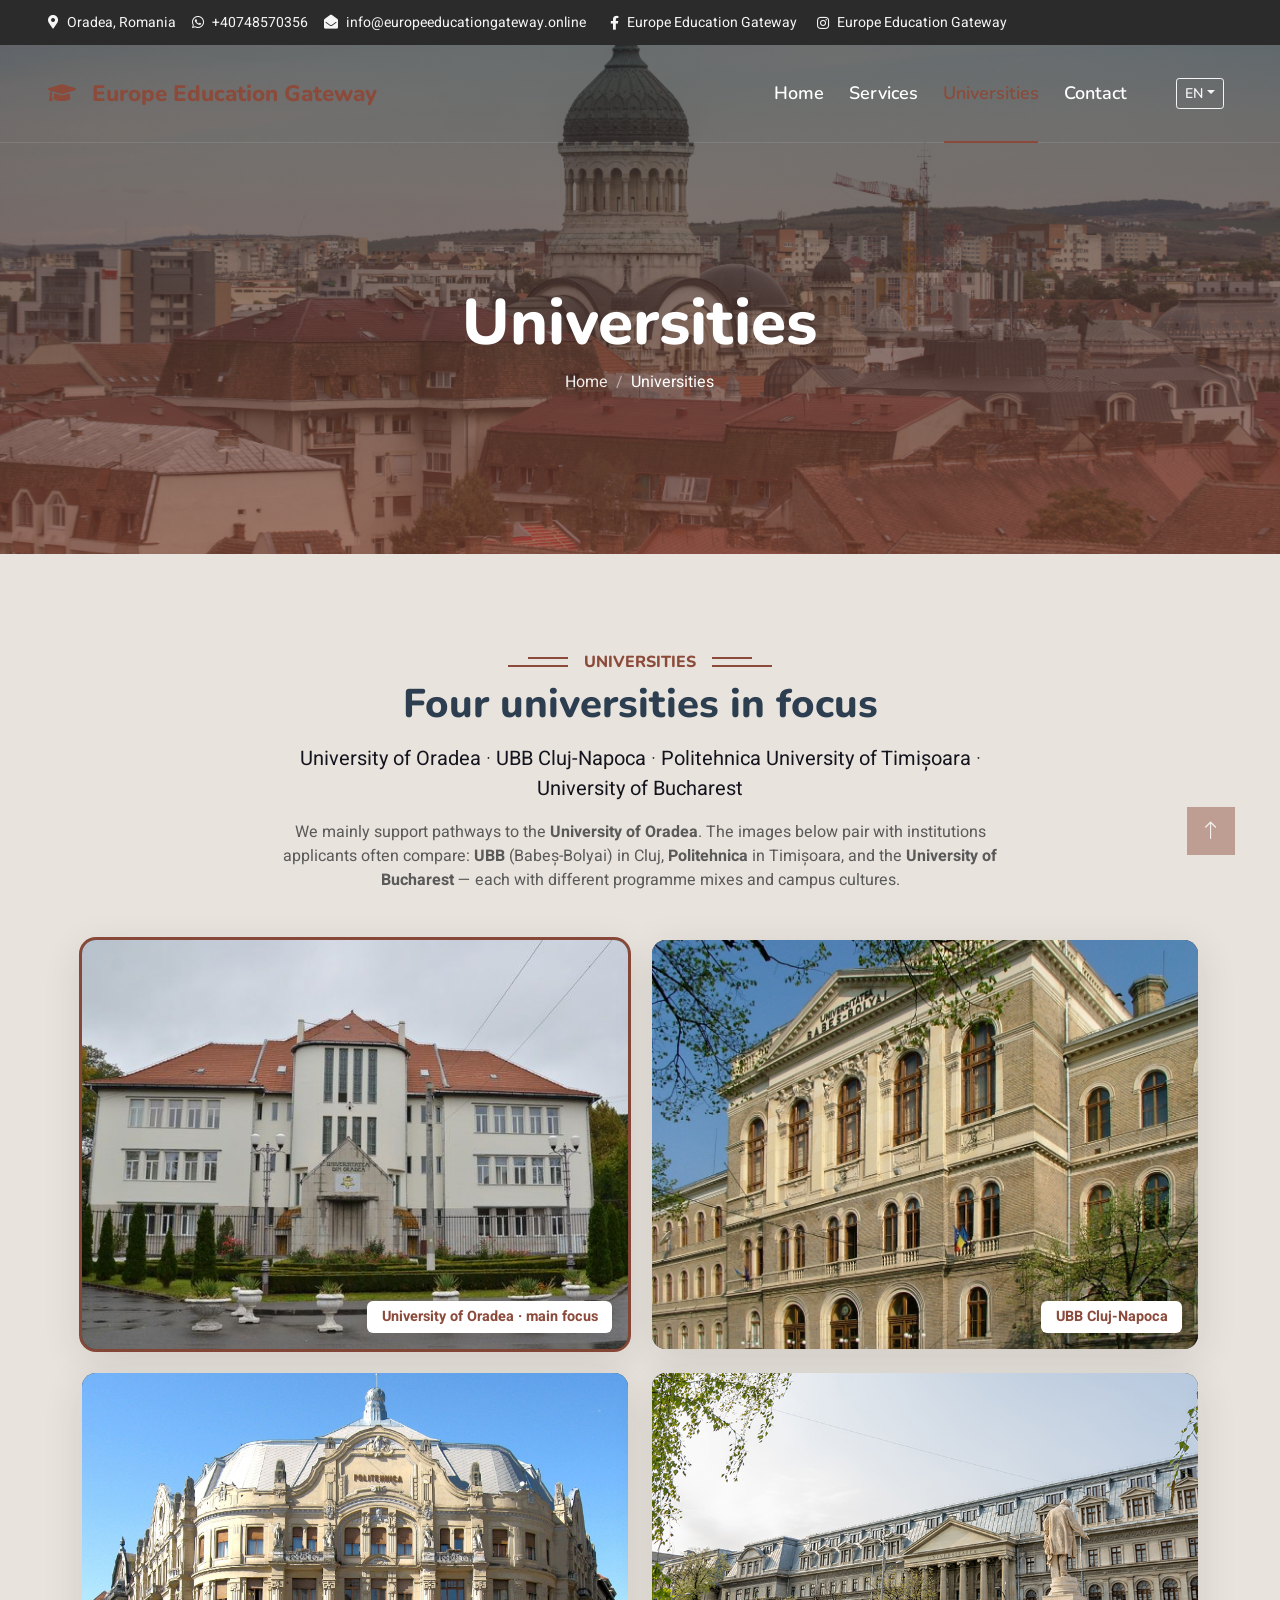
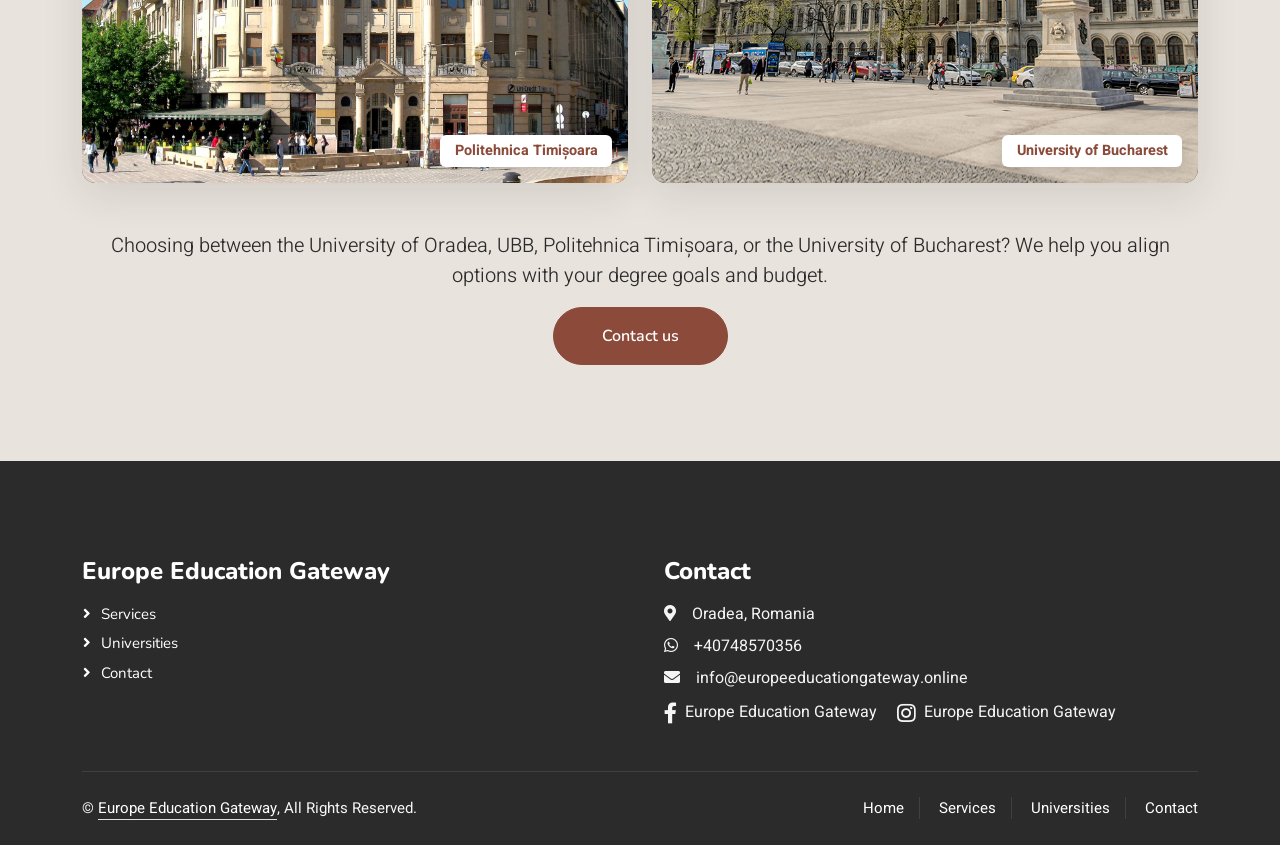
<file: destination.html>
<!DOCTYPE html>
<html lang="en">

<head>
    <meta charset="utf-8">
    <title>Universities — Europe Education Gateway</title>
    <meta content="width=device-width, initial-scale=1.0" name="viewport">
    <meta content="University of Oradea, Oradea students, Romania university cities, Bucharest Cluj" name="keywords">
    <meta content="Romanian student cities compared; our hands-on package centres on Oradea and University of Oradea pathways." name="description">

    <!-- Favicon -->
    <link rel="icon" href="img/favicon.ico" sizes="any">
    <link rel="icon" type="image/png" sizes="32x32" href="img/favicon-32x32.png">
    <link rel="icon" type="image/png" sizes="16x16" href="img/favicon-16x16.png">
    <link rel="apple-touch-icon" sizes="180x180" href="img/apple-touch-icon.png">
    <link rel="manifest" href="img/site.webmanifest">

    <!-- Google Web Fonts -->
    <link rel="preconnect" href="https://fonts.googleapis.com">
    <link rel="preconnect" href="https://fonts.gstatic.com" crossorigin>
    <link href="https://fonts.googleapis.com/css2?family=Heebo:wght@400;500;600&family=Nunito:wght@600;700;800&display=swap" rel="stylesheet">

    <!-- Icon Font Stylesheet -->
    <link href="https://cdnjs.cloudflare.com/ajax/libs/font-awesome/5.10.0/css/all.min.css" rel="stylesheet">
    <link href="https://cdn.jsdelivr.net/npm/bootstrap-icons@1.4.1/font/bootstrap-icons.css" rel="stylesheet">

    <!-- Libraries Stylesheet -->
    <link href="lib/animate/animate.min.css" rel="stylesheet">

    <!-- Customized Bootstrap Stylesheet -->
    <link href="css/bootstrap.min.css" rel="stylesheet">

    <!-- Template Stylesheet -->
    <link href="css/style.css" rel="stylesheet">
</head>

<body data-page="destination">
    <!-- Spinner Start -->
    <div id="spinner" class="show position-fixed translate-middle w-100 vh-100 top-50 start-50 d-flex align-items-center justify-content-center">
        <div class="spinner-border text-primary" style="width: 3rem; height: 3rem;" role="status">
            <span class="sr-only" data-i18n="loading">Loading...</span>
        </div>
    </div>
    <!-- Spinner End -->


    <!-- Topbar Start -->
    <div class="container-fluid bg-dark px-5 d-none d-lg-block">
        <div class="row gx-0">
            <div class="col-12 text-center text-lg-start mb-2 mb-lg-0">
                <div class="d-inline-flex align-items-center flex-wrap" style="min-height: 45px;">
                    <small class="me-3 text-light"><i class="fa fa-map-marker-alt me-2"></i><span data-i18n="topbar_oradea">Oradea, Romania</span></small>
                    <small class="me-3"><a class="text-light text-decoration-none align-middle" href="https://wa.me/40748570356" target="_blank" rel="noopener noreferrer" data-i18n-attr="aria-label:social_whatsapp_aria"><i class="fab fa-whatsapp me-2"></i><span dir="ltr">+40748570356</span></a></small>
                    <small class="me-3 text-light"><i class="fa fa-envelope-open me-2"></i><a class="text-light text-decoration-none" href="mailto:info@europeeducationgateway.online">info@europeeducationgateway.online</a></small>
                    <small class="align-middle text-light topbar-social-named ms-lg-2"><a class="text-light text-decoration-none d-inline-flex align-items-center gap-2 social-link-named" href="https://www.facebook.com/share/1BYKuPQeV6/" target="_blank" rel="noopener noreferrer" data-i18n-attr="aria-label:social_facebook_aria"><i class="fab fa-facebook-f"></i><span data-i18n="brand">Europe Education Gateway</span></a><a class="text-light text-decoration-none d-inline-flex align-items-center gap-2 social-link-named" href="https://www.instagram.com/eugataway?igsh=YWpzZ2lqZmhxaGNu" target="_blank" rel="noopener noreferrer" data-i18n-attr="aria-label:social_instagram_aria"><i class="fab fa-instagram"></i><span data-i18n="brand">Europe Education Gateway</span></a></small>
                </div>
            </div>
        </div>
    </div>
    <!-- Topbar End -->


    <!-- Navbar & Hero Start -->
    <div class="container-fluid position-relative p-0">
        <nav class="navbar navbar-expand-lg navbar-light px-4 px-lg-5 py-3 py-lg-0">
            <a href="index.html" class="navbar-brand p-0">
                <h1 class="text-primary m-0"><i class="fa fa-graduation-cap me-3"></i><span data-i18n="brand">Europe Education Gateway</span></h1>
            </a>
            <button class="navbar-toggler" type="button" data-bs-toggle="collapse" data-bs-target="#navbarCollapse">
                <span class="fa fa-bars"></span>
            </button>
            <div class="collapse navbar-collapse" id="navbarCollapse">
                <div class="navbar-nav ms-auto py-0 align-items-lg-center">
                    <a href="index.html" class="nav-item nav-link" data-i18n="nav_home">Home</a>
                    <a href="service.html" class="nav-item nav-link" data-i18n="nav_services">Services</a>
                    <a href="destination.html" class="nav-item nav-link active" data-i18n="nav_universities">Universities</a>
                    <a href="contact.html" class="nav-item nav-link" data-i18n="nav_contact">Contact</a>
                    <div class="nav-item dropdown ms-lg-3 mt-2 mt-lg-0 px-lg-2">
                        <button type="button" class="btn btn-sm btn-outline-light dropdown-toggle text-nowrap" id="langMenuBtn" data-bs-toggle="dropdown" aria-expanded="false" data-i18n-attr="aria-label:lang_menu_aria" aria-label="Choose language">EN</button>
                        <ul class="dropdown-menu dropdown-menu-end shadow border-0" aria-labelledby="langMenuBtn">
                            <li><a class="dropdown-item" href="#" data-lang-set="en">English</a></li>
                            <li><a class="dropdown-item" href="#" data-lang-set="ar" dir="rtl">العربية</a></li>
                            <li><a class="dropdown-item" href="#" data-lang-set="ur" dir="rtl">اردو</a></li>
                            <li><a class="dropdown-item" href="#" data-lang-set="tr">Türkçe</a></li>
                        </ul>
                    </div>
                </div>
            </div>
        </nav>

        <div class="container-fluid bg-primary py-5 mb-5 hero-header hero-header--universities">
            <div class="container py-5">
                <div class="row justify-content-center py-5">
                    <div class="col-lg-10 pt-lg-5 mt-lg-5 text-center">
                        <h1 class="display-3 text-white animated slideInDown" data-i18n="page_univ_h1">Universities</h1>
                        <nav aria-label="breadcrumb">
                            <ol class="breadcrumb justify-content-center">
                                <li class="breadcrumb-item"><a href="index.html" data-i18n="breadcrumb_home">Home</a></li>
                                <li class="breadcrumb-item text-white active" aria-current="page" data-i18n="breadcrumb_univ">Universities</li>
                            </ol>
                        </nav>
                    </div>
                </div>
            </div>
        </div>
    </div>
    <!-- Navbar & Hero End -->


    <!-- Destination Start -->
    <div class="container-fluid py-5 destination">
        <div class="container">
            <div class="text-center wow fadeInUp" data-wow-delay="0.1s">
                <h6 class="section-title bg-white text-center text-primary px-3" data-i18n="dest_sec_tag">Universities</h6>
                <h1 class="mb-3" data-i18n="dest_h1">Four universities in focus</h1>
                <p class="lead text-dark mb-3 mx-auto" style="max-width: 720px;" data-i18n-html="dest_lead_html"><strong>University of Oradea</strong> · <strong>UBB Cluj-Napoca</strong> · <strong>Politehnica University of Timișoara</strong> · <strong>University of Bucharest</strong></p>
                <p class="mb-5 mx-auto text-muted" style="max-width: 720px;" data-i18n-html="dest_p_html">We mainly support pathways to the <strong>University of Oradea</strong>. The images below pair with institutions applicants often compare: <strong>UBB</strong> (Babeș-Bolyai) in Cluj, <strong>Politehnica</strong> in Timișoara, and the <strong>University of Bucharest</strong> — each with different programme mixes and campus cultures.</p>
            </div>
            <div class="row g-4 uni-city-grid justify-content-center">
                <div class="col-sm-6 col-lg-6 wow fadeInUp" data-wow-delay="0.1s">
                    <div class="uni-city-card uni-city-card--feature" tabindex="0">
                        <img class="uni-city-img" data-uni-stem="uni_oradea1" src="img/uni_oradea1.jfif" alt="University of Oradea, Oradea" data-i18n-attr="alt:index_alt_oradea">
                        <span class="uni-city-badge" data-i18n="dest_badge_oradea">University of Oradea · main focus</span>
                        <div class="uni-city-pdf-overlay">
                            <span class="uni-city-pdf-label" data-i18n="dest_pdf_label">Programme lists (PDF)</span>
                            <div class="uni-city-pdf-actions">
                                <a href="img/UniOradea_BACHELOR-programmes.pdf" target="_blank" rel="noopener noreferrer" class="uni-city-pdf-link" data-i18n="dest_bachelor">Bachelor</a>
                                <a href="img/UniOradea_MASTER-programmes.pdf" target="_blank" rel="noopener noreferrer" class="uni-city-pdf-link" data-i18n="dest_master">Master</a>
                            </div>
                        </div>
                    </div>
                </div>
                <div class="col-sm-6 col-lg-6 wow fadeInUp" data-wow-delay="0.15s">
                    <div class="uni-city-card" tabindex="0">
                        <img class="uni-city-img" data-uni-stem="uni_cluj" src="img/uni_cluj.jfif" alt="UBB Cluj-Napoca" data-i18n-attr="alt:index_alt_ubb">
                        <span class="uni-city-badge" data-i18n="dest_badge_ubb">UBB Cluj-Napoca</span>
                        <div class="uni-city-pdf-overlay">
                            <span class="uni-city-pdf-label" data-i18n="dest_pdf_label">Programme lists (PDF)</span>
                            <div class="uni-city-pdf-actions">
                                <a href="img/UBB_Cluj_BACHELOR-programmes.pdf" target="_blank" rel="noopener noreferrer" class="uni-city-pdf-link" data-i18n="dest_bachelor">Bachelor</a>
                                <a href="img/UBB_Cluj_MASTER-programmes.pdf" target="_blank" rel="noopener noreferrer" class="uni-city-pdf-link" data-i18n="dest_master">Master</a>
                            </div>
                        </div>
                    </div>
                </div>
                <div class="col-sm-6 col-lg-6 wow fadeInUp" data-wow-delay="0.2s">
                    <div class="uni-city-card" tabindex="0">
                        <img class="uni-city-img" data-uni-stem="uni_timis" src="img/uni_timis.jpg" alt="Politehnica University of Timișoara" data-i18n-attr="alt:index_alt_poly">
                        <span class="uni-city-badge" data-i18n="dest_badge_poly">Politehnica Timișoara</span>
                        <div class="uni-city-pdf-overlay">
                            <span class="uni-city-pdf-label" data-i18n="dest_pdf_label">Programme lists (PDF)</span>
                            <div class="uni-city-pdf-actions">
                                <a href="img/Politehnica_Timisoara-BACHELOR.pdf" target="_blank" rel="noopener noreferrer" class="uni-city-pdf-link" data-i18n="dest_bachelor">Bachelor</a>
                                <a href="img/Politehnica_Timisoara-MASTER.pdf" target="_blank" rel="noopener noreferrer" class="uni-city-pdf-link" data-i18n="dest_master">Master</a>
                            </div>
                        </div>
                    </div>
                </div>
                <div class="col-sm-6 col-lg-6 wow fadeInUp" data-wow-delay="0.25s">
                    <div class="uni-city-card" tabindex="0">
                        <img class="uni-city-img" data-uni-stem="uni_buc" src="img/uni_buc.jpg" alt="University of Bucharest" data-i18n-attr="alt:index_alt_buch">
                        <span class="uni-city-badge" data-i18n="dest_badge_buch">University of Bucharest</span>
                        <div class="uni-city-pdf-overlay">
                            <span class="uni-city-pdf-label" data-i18n="dest_pdf_label">Programme lists (PDF)</span>
                            <div class="uni-city-pdf-actions">
                                <a href="img/UniBucuresti_BACHELOR-programmes.pdf" target="_blank" rel="noopener noreferrer" class="uni-city-pdf-link" data-i18n="dest_bachelor">Bachelor</a>
                                <a href="img/UniBucuresti_MASTER-programmes.pdf" target="_blank" rel="noopener noreferrer" class="uni-city-pdf-link" data-i18n="dest_master">Master</a>
                            </div>
                        </div>
                    </div>
                </div>
            </div>
            <div class="text-center mt-5 wow fadeInUp">
                <p class="lead mb-3" data-i18n="dest_cta_p">Choosing between the University of Oradea, UBB, Politehnica Timișoara, or the University of Bucharest? We help you align options with your degree goals and budget.</p>
                <a href="contact.html" class="btn btn-primary py-3 px-5 rounded-pill" data-i18n="dest_btn_contact">Contact us</a>
            </div>
        </div>
    </div>
    <!-- Destination End -->


    <!-- Footer Start -->
    <div class="container-fluid bg-dark text-light footer pt-5 mt-5 wow fadeIn" data-wow-delay="0.1s">
        <div class="container py-5">
            <div class="row g-5">
                <div class="col-lg-6 col-md-6">
                    <h4 class="text-white mb-3" data-i18n="footer_company">Europe Education Gateway</h4>
                    <a class="btn btn-link" href="service.html" data-i18n="fo_services">Services</a>
                    <a class="btn btn-link" href="destination.html" data-i18n="fo_univ">Universities</a>
                    <a class="btn btn-link" href="contact.html" data-i18n="fo_contact">Contact</a>
                </div>
                <div class="col-lg-6 col-md-6">
                    <h4 class="text-white mb-3" data-i18n="footer_contact_heading">Contact</h4>
                    <p class="mb-2"><i class="fa fa-map-marker-alt me-3"></i><span data-i18n="topbar_oradea">Oradea, Romania</span></p>
                    <p class="mb-2"><i class="fab fa-whatsapp me-3"></i><a href="https://wa.me/40748570356" class="text-light" dir="ltr" target="_blank" rel="noopener noreferrer" data-i18n-attr="aria-label:social_whatsapp_aria">+40748570356</a></p>
                    <p class="mb-2"><i class="fa fa-envelope me-3"></i>info@europeeducationgateway.online</p>
                    <p class="mb-0 pt-1 footer-social-named"><a class="text-light text-decoration-none d-inline-flex align-items-center gap-2 social-link-named" href="https://www.facebook.com/share/1BYKuPQeV6/" target="_blank" rel="noopener noreferrer" data-i18n-attr="aria-label:social_facebook_aria"><i class="fab fa-facebook-f fa-lg"></i><span data-i18n="brand">Europe Education Gateway</span></a><a class="text-light text-decoration-none d-inline-flex align-items-center gap-2 social-link-named" href="https://www.instagram.com/eugataway?igsh=YWpzZ2lqZmhxaGNu" target="_blank" rel="noopener noreferrer" data-i18n-attr="aria-label:social_instagram_aria"><i class="fab fa-instagram fa-lg"></i><span data-i18n="brand">Europe Education Gateway</span></a></p>
                </div>
            </div>
        </div>
        <div class="container">
            <div class="copyright">
                <div class="row">
                    <div class="col-md-6 text-center text-md-start mb-3 mb-md-0" data-i18n-html="footer_copyright_html">
                        &copy; <a class="border-bottom" href="index.html">Europe Education Gateway</a>, All Rights Reserved.
                    </div>
                    <div class="col-md-6 text-center text-md-end">
                        <div class="footer-menu">
                            <a href="index.html" data-i18n="footer_home">Home</a>
                            <a href="service.html" data-i18n="footer_services">Services</a>
                            <a href="destination.html" data-i18n="footer_universities">Universities</a>
                            <a href="contact.html" data-i18n="footer_contact_link">Contact</a>
                        </div>
                    </div>
                </div>
            </div>
        </div>
    </div>
    <!-- Footer End -->


    <!-- Back to Top -->
    <a href="#" class="btn btn-lg btn-primary btn-lg-square back-to-top"><i class="bi bi-arrow-up"></i></a>


    <!-- JavaScript Libraries -->
    <script src="https://code.jquery.com/jquery-3.4.1.min.js"></script>
    <script src="https://cdn.jsdelivr.net/npm/bootstrap@5.0.0/dist/js/bootstrap.bundle.min.js"></script>
    <script src="lib/wow/wow.min.js"></script>
    <script src="lib/easing/easing.min.js"></script>
    <script src="lib/waypoints/waypoints.min.js"></script>

    <script src="js/i18n-data.js"></script>
    <script src="js/i18n.js"></script>
    <!-- Template Javascript -->
    <script src="js/main.js"></script>
</body>

</html>
</file>
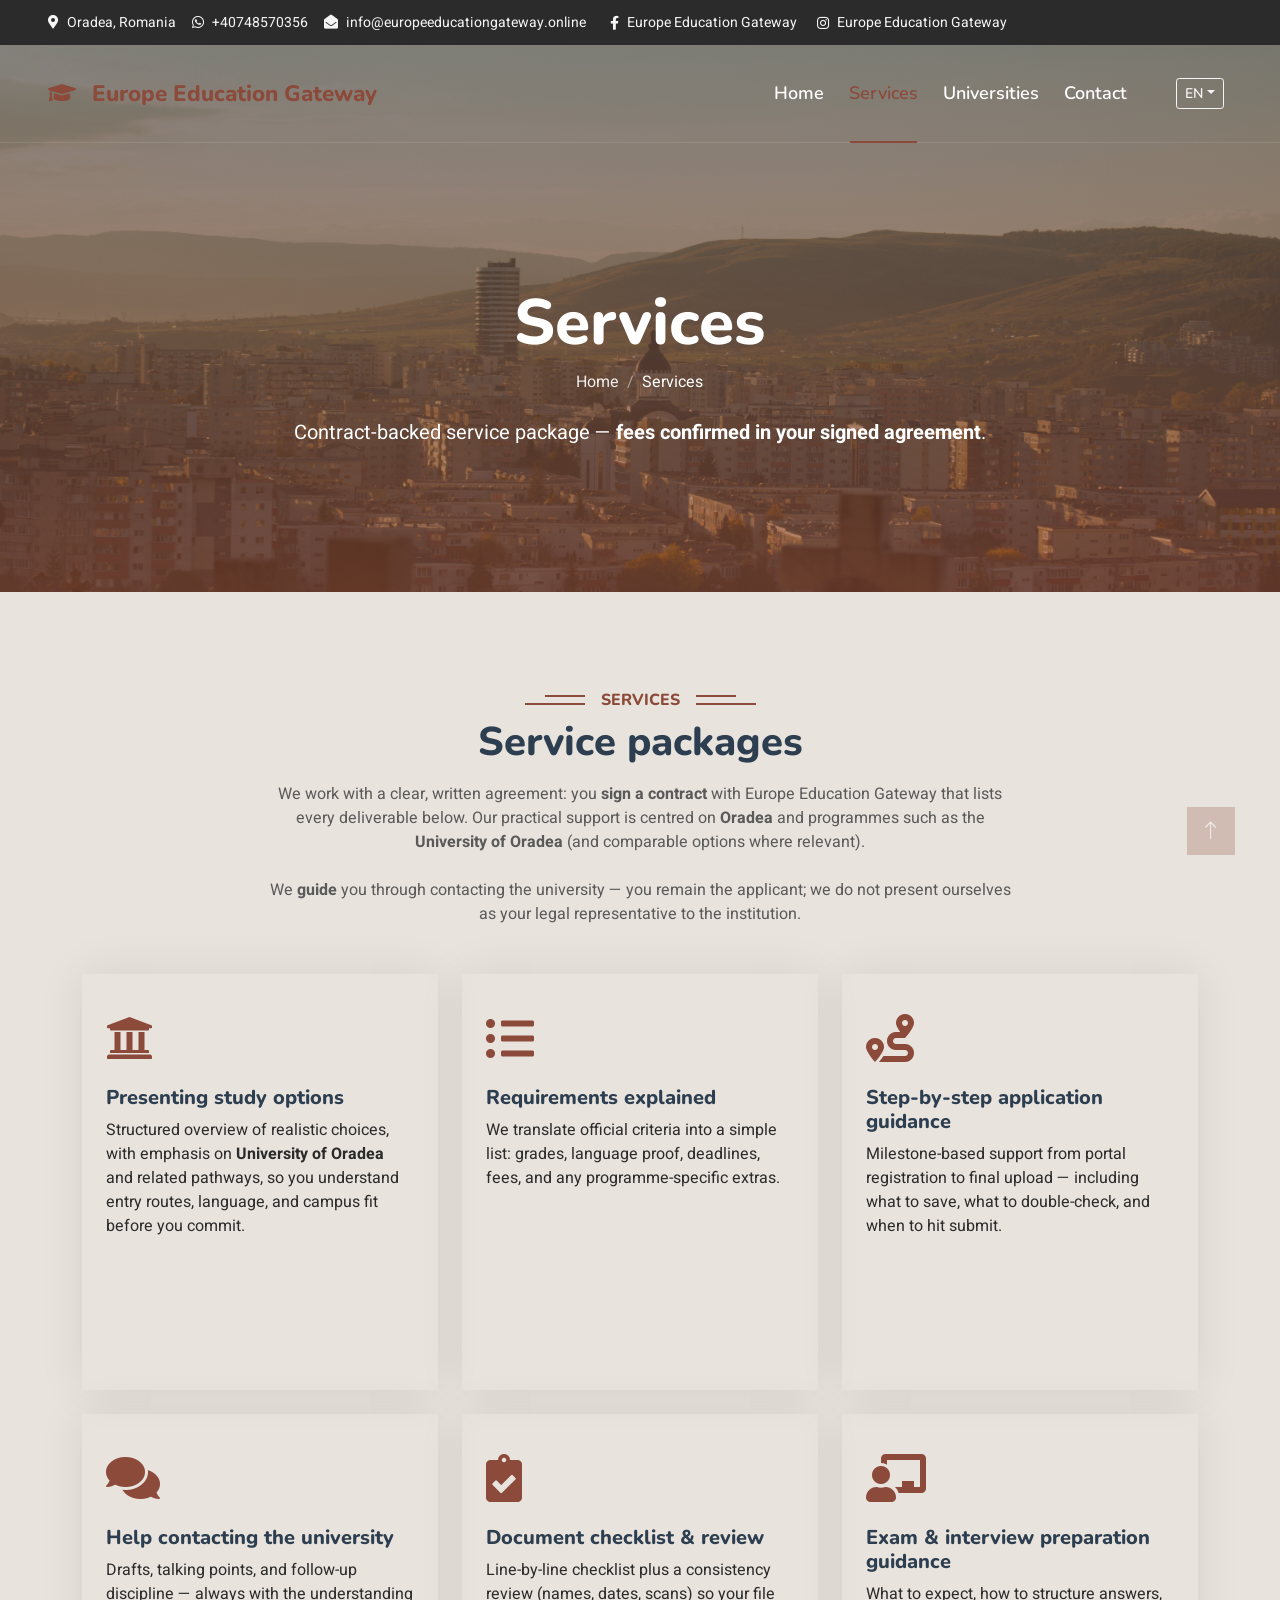
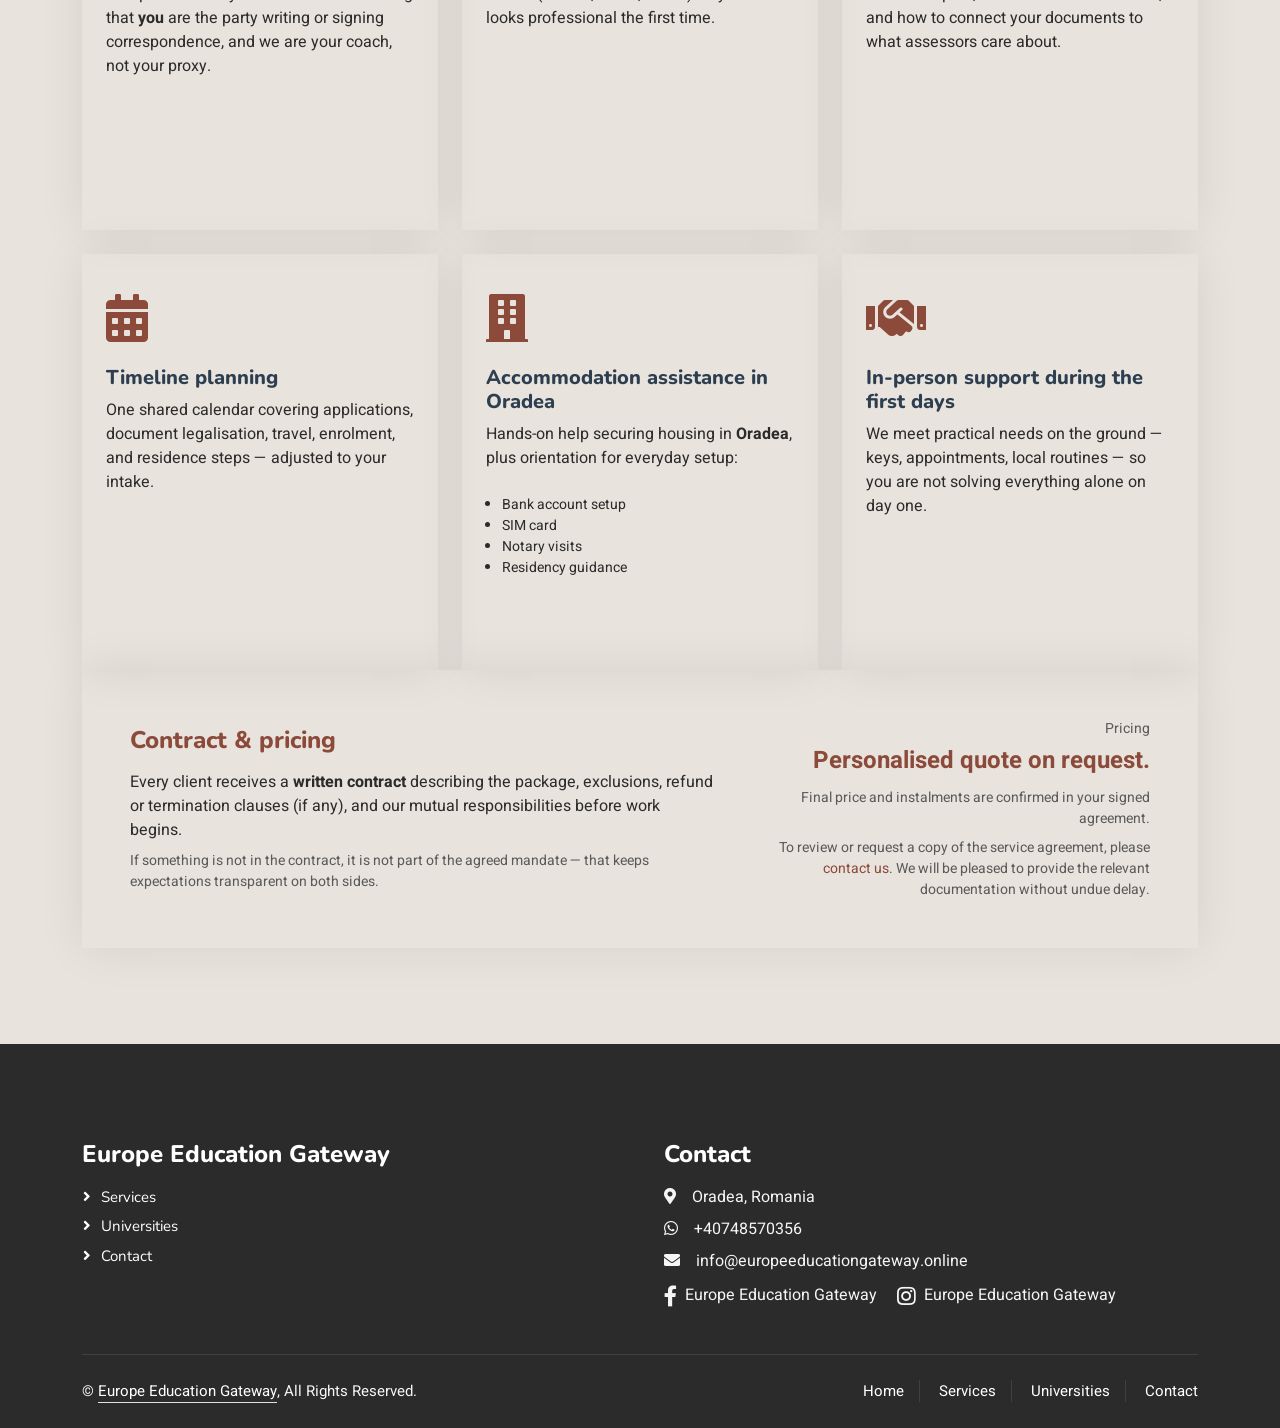
<file: service.html>
<!DOCTYPE html>
<html lang="en">

<head>
    <meta charset="utf-8">
    <title>Services — Europe Education Gateway</title>
    <meta content="width=device-width, initial-scale=1.0" name="viewport">
    <meta content="University of Oradea, study in Oradea, non-EU students Romania, education support contract" name="keywords">
    <meta content="Signed service package for University of Oradea pathways: applications, documents, Oradea arrival support. Pricing set out in your contract." name="description">

    <!-- Favicon -->
    <link rel="icon" href="img/favicon.ico" sizes="any">
    <link rel="icon" type="image/png" sizes="32x32" href="img/favicon-32x32.png">
    <link rel="icon" type="image/png" sizes="16x16" href="img/favicon-16x16.png">
    <link rel="apple-touch-icon" sizes="180x180" href="img/apple-touch-icon.png">
    <link rel="manifest" href="img/site.webmanifest">

    <!-- Google Web Fonts -->
    <link rel="preconnect" href="https://fonts.googleapis.com">
    <link rel="preconnect" href="https://fonts.gstatic.com" crossorigin>
    <link href="https://fonts.googleapis.com/css2?family=Heebo:wght@400;500;600&family=Nunito:wght@600;700;800&display=swap" rel="stylesheet">

    <!-- Icon Font Stylesheet -->
    <link href="https://cdnjs.cloudflare.com/ajax/libs/font-awesome/5.10.0/css/all.min.css" rel="stylesheet">
    <link href="https://cdn.jsdelivr.net/npm/bootstrap-icons@1.4.1/font/bootstrap-icons.css" rel="stylesheet">

    <!-- Libraries Stylesheet -->
    <link href="lib/animate/animate.min.css" rel="stylesheet">

    <!-- Customized Bootstrap Stylesheet -->
    <link href="css/bootstrap.min.css" rel="stylesheet">

    <!-- Template Stylesheet -->
    <link href="css/style.css" rel="stylesheet">
</head>

<body data-page="service">
    <!-- Spinner Start -->
    <div id="spinner" class="show position-fixed translate-middle w-100 vh-100 top-50 start-50 d-flex align-items-center justify-content-center">
        <div class="spinner-border text-primary" style="width: 3rem; height: 3rem;" role="status">
            <span class="sr-only" data-i18n="loading">Loading...</span>
        </div>
    </div>
    <!-- Spinner End -->


    <!-- Topbar Start -->
    <div class="container-fluid bg-dark px-5 d-none d-lg-block">
        <div class="row gx-0">
            <div class="col-12 text-center text-lg-start mb-2 mb-lg-0">
                <div class="d-inline-flex align-items-center flex-wrap" style="min-height: 45px;">
                    <small class="me-3 text-light"><i class="fa fa-map-marker-alt me-2"></i><span data-i18n="topbar_oradea">Oradea, Romania</span></small>
                    <small class="me-3"><a class="text-light text-decoration-none align-middle" href="https://wa.me/40748570356" target="_blank" rel="noopener noreferrer" data-i18n-attr="aria-label:social_whatsapp_aria"><i class="fab fa-whatsapp me-2"></i><span dir="ltr">+40748570356</span></a></small>
                    <small class="me-3 text-light"><i class="fa fa-envelope-open me-2"></i><a class="text-light text-decoration-none" href="mailto:info@europeeducationgateway.online">info@europeeducationgateway.online</a></small>
                    <small class="align-middle text-light topbar-social-named ms-lg-2"><a class="text-light text-decoration-none d-inline-flex align-items-center gap-2 social-link-named" href="https://www.facebook.com/share/1BYKuPQeV6/" target="_blank" rel="noopener noreferrer" data-i18n-attr="aria-label:social_facebook_aria"><i class="fab fa-facebook-f"></i><span data-i18n="brand">Europe Education Gateway</span></a><a class="text-light text-decoration-none d-inline-flex align-items-center gap-2 social-link-named" href="https://www.instagram.com/eugataway?igsh=YWpzZ2lqZmhxaGNu" target="_blank" rel="noopener noreferrer" data-i18n-attr="aria-label:social_instagram_aria"><i class="fab fa-instagram"></i><span data-i18n="brand">Europe Education Gateway</span></a></small>
                </div>
            </div>
        </div>
    </div>
    <!-- Topbar End -->


    <!-- Navbar & Hero Start -->
    <div class="container-fluid position-relative p-0">
        <nav class="navbar navbar-expand-lg navbar-light px-4 px-lg-5 py-3 py-lg-0">
            <a href="index.html" class="navbar-brand p-0">
                <h1 class="text-primary m-0"><i class="fa fa-graduation-cap me-3"></i><span data-i18n="brand">Europe Education Gateway</span></h1>
            </a>
            <button class="navbar-toggler" type="button" data-bs-toggle="collapse" data-bs-target="#navbarCollapse">
                <span class="fa fa-bars"></span>
            </button>
            <div class="collapse navbar-collapse" id="navbarCollapse">
                <div class="navbar-nav ms-auto py-0 align-items-lg-center">
                    <a href="index.html" class="nav-item nav-link" data-i18n="nav_home">Home</a>
                    <a href="service.html" class="nav-item nav-link active" data-i18n="nav_services">Services</a>
                    <a href="destination.html" class="nav-item nav-link" data-i18n="nav_universities">Universities</a>
                    <a href="contact.html" class="nav-item nav-link" data-i18n="nav_contact">Contact</a>
                    <div class="nav-item dropdown ms-lg-3 mt-2 mt-lg-0 px-lg-2">
                        <button type="button" class="btn btn-sm btn-outline-light dropdown-toggle text-nowrap" id="langMenuBtn" data-bs-toggle="dropdown" aria-expanded="false" data-i18n-attr="aria-label:lang_menu_aria" aria-label="Choose language">EN</button>
                        <ul class="dropdown-menu dropdown-menu-end shadow border-0" aria-labelledby="langMenuBtn">
                            <li><a class="dropdown-item" href="#" data-lang-set="en">English</a></li>
                            <li><a class="dropdown-item" href="#" data-lang-set="ar" dir="rtl">العربية</a></li>
                            <li><a class="dropdown-item" href="#" data-lang-set="ur" dir="rtl">اردو</a></li>
                            <li><a class="dropdown-item" href="#" data-lang-set="tr">Türkçe</a></li>
                        </ul>
                    </div>
                </div>
            </div>
        </nav>

        <div class="container-fluid bg-primary py-5 mb-5 hero-header hero-header--service">
            <div class="container py-5">
                <div class="row justify-content-center py-5">
                    <div class="col-lg-10 pt-lg-5 mt-lg-5 text-center">
                        <h1 class="display-3 text-white animated slideInDown" data-i18n="page_services_h1">Services</h1>
                        <nav aria-label="breadcrumb">
                            <ol class="breadcrumb justify-content-center">
                                <li class="breadcrumb-item"><a href="index.html" data-i18n="breadcrumb_home">Home</a></li>
                                <li class="breadcrumb-item text-white active" aria-current="page" data-i18n="breadcrumb_services">Services</li>
                            </ol>
                        </nav>
                        <p class="fs-5 text-white mb-0 mt-4 animated slideInDown" data-i18n-html="service_hero_line_html">Contract-backed service package — <strong>fees confirmed in your signed agreement</strong>.</p>
                    </div>
                </div>
            </div>
        </div>
    </div>
    <!-- Navbar & Hero End -->


    <!-- Service Start -->
    <div class="container-fluid py-5">
        <div class="container">
            <div class="text-center wow fadeInUp" data-wow-delay="0.1s">
                <h6 class="section-title bg-white text-center text-primary px-3" data-i18n="service_sec_tag">Services</h6>
                <h1 class="mb-3" data-i18n="service_sec_h1">Service packages</h1>
                <p class="mb-4 mx-auto text-muted" style="max-width: 760px;" data-i18n-html="service_intro1_html">We work with a clear, written agreement: you <strong>sign a contract</strong> with Europe Education Gateway that lists every deliverable below. Our practical support is centred on <strong>Oradea</strong> and programmes such as the <strong>University of Oradea</strong> (and comparable options where relevant).</p>
                <p class="mb-5 mx-auto text-muted" style="max-width: 760px;" data-i18n-html="service_intro2_html">We <strong>guide</strong> you through contacting the university — you remain the applicant; we do not present ourselves as your legal representative to the institution.</p>
            </div>
            <div class="row g-4 align-items-stretch service-page-cards">
                <div class="col-lg-4 col-md-6 d-flex wow fadeInUp" data-wow-delay="0.05s">
                    <div class="service-item service-item--package rounded pt-3 w-100 d-flex flex-column">
                        <div class="p-4 flex-grow-1 d-flex flex-column">
                            <i class="fa fa-3x fa-university text-primary mb-4"></i>
                            <h5 data-i18n="svc_card1_t">Presenting study options</h5>
                            <p data-i18n-html="svc_card1_p">Structured overview of realistic choices, with emphasis on <strong>University of Oradea</strong> and related pathways, so you understand entry routes, language, and campus fit before you commit.</p>
                        </div>
                    </div>
                </div>
                <div class="col-lg-4 col-md-6 d-flex wow fadeInUp" data-wow-delay="0.1s">
                    <div class="service-item service-item--package rounded pt-3 w-100 d-flex flex-column">
                        <div class="p-4 flex-grow-1 d-flex flex-column">
                            <i class="fa fa-3x fa-list-ul text-primary mb-4"></i>
                            <h5 data-i18n="svc_card2_t">Requirements explained</h5>
                            <p data-i18n-html="svc_card2_p">We translate official criteria into a simple list: grades, language proof, deadlines, fees, and any programme-specific extras.</p>
                        </div>
                    </div>
                </div>
                <div class="col-lg-4 col-md-6 d-flex wow fadeInUp" data-wow-delay="0.15s">
                    <div class="service-item service-item--package rounded pt-3 w-100 d-flex flex-column">
                        <div class="p-4 flex-grow-1 d-flex flex-column">
                            <i class="fa fa-3x fa-route text-primary mb-4"></i>
                            <h5 data-i18n="svc_card3_t">Step-by-step application guidance</h5>
                            <p data-i18n-html="svc_card3_p">Milestone-based support from portal registration to final upload — including what to save, what to double-check, and when to hit submit.</p>
                        </div>
                    </div>
                </div>
                <div class="col-lg-4 col-md-6 d-flex wow fadeInUp" data-wow-delay="0.2s">
                    <div class="service-item service-item--package rounded pt-3 w-100 d-flex flex-column">
                        <div class="p-4 flex-grow-1 d-flex flex-column">
                            <i class="fa fa-3x fa-comments text-primary mb-4"></i>
                            <h5 data-i18n="svc_card4_t">Help contacting the university</h5>
                            <p data-i18n-html="svc_card4_p">Drafts, talking points, and follow-up discipline — always with the understanding that <strong>you</strong> are the party writing or signing correspondence, and we are your coach, not your proxy.</p>
                        </div>
                    </div>
                </div>
                <div class="col-lg-4 col-md-6 d-flex wow fadeInUp" data-wow-delay="0.25s">
                    <div class="service-item service-item--package rounded pt-3 w-100 d-flex flex-column">
                        <div class="p-4 flex-grow-1 d-flex flex-column">
                            <i class="fa fa-3x fa-clipboard-check text-primary mb-4"></i>
                            <h5 data-i18n="svc_card5_t">Document checklist &amp; review</h5>
                            <p data-i18n-html="svc_card5_p">Line-by-line checklist plus a consistency review (names, dates, scans) so your file looks professional the first time.</p>
                        </div>
                    </div>
                </div>
                <div class="col-lg-4 col-md-6 d-flex wow fadeInUp" data-wow-delay="0.3s">
                    <div class="service-item service-item--package rounded pt-3 w-100 d-flex flex-column">
                        <div class="p-4 flex-grow-1 d-flex flex-column">
                            <i class="fa fa-3x fa-chalkboard-teacher text-primary mb-4"></i>
                            <h5 data-i18n="svc_card6_t">Exam &amp; interview preparation guidance</h5>
                            <p data-i18n-html="svc_card6_p">What to expect, how to structure answers, and how to connect your documents to what assessors care about.</p>
                        </div>
                    </div>
                </div>
                <div class="col-lg-4 col-md-6 d-flex wow fadeInUp" data-wow-delay="0.35s">
                    <div class="service-item service-item--package rounded pt-3 w-100 d-flex flex-column">
                        <div class="p-4 flex-grow-1 d-flex flex-column">
                            <i class="fa fa-3x fa-calendar-alt text-primary mb-4"></i>
                            <h5 data-i18n="svc_card7_t">Timeline planning</h5>
                            <p data-i18n-html="svc_card7_p">One shared calendar covering applications, document legalisation, travel, enrolment, and residence steps — adjusted to your intake.</p>
                        </div>
                    </div>
                </div>
                <div class="col-lg-4 col-md-6 d-flex wow fadeInUp" data-wow-delay="0.4s">
                    <div class="service-item service-item--package rounded pt-3 w-100 d-flex flex-column">
                        <div class="p-4 flex-grow-1 d-flex flex-column">
                            <i class="fa fa-3x fa-building text-primary mb-4"></i>
                            <h5 data-i18n="svc_card8_t">Accommodation assistance in Oradea</h5>
                            <p data-i18n-html="svc_card8_p">Hands-on help securing housing in <strong>Oradea</strong>, plus orientation for everyday setup:</p>
                            <ul class="small mb-0 ps-3 mt-2">
                                <li data-i18n="svc_li_bank">Bank account setup</li>
                                <li data-i18n="svc_li_sim">SIM card</li>
                                <li data-i18n="svc_li_notary">Notary visits</li>
                                <li data-i18n="svc_li_res">Residency guidance</li>
                            </ul>
                        </div>
                    </div>
                </div>
                <div class="col-lg-4 col-md-6 d-flex wow fadeInUp" data-wow-delay="0.45s">
                    <div class="service-item service-item--package rounded pt-3 w-100 d-flex flex-column">
                        <div class="p-4 flex-grow-1 d-flex flex-column">
                            <i class="fa fa-3x fa-handshake text-primary mb-4"></i>
                            <h5 data-i18n="svc_card9_t">In-person support during the first days</h5>
                            <p data-i18n-html="svc_card9_p">We meet practical needs on the ground — keys, appointments, local routines — so you are not solving everything alone on day one.</p>
                        </div>
                    </div>
                </div>
            </div>
            <div class="row g-4">
                <div class="col-12 wow fadeInUp" data-wow-delay="0.5s">
                    <div class="service-item rounded p-4 p-md-5">
                        <div class="row align-items-center g-4">
                            <div class="col-lg-7">
                                <h4 class="text-primary mb-3" data-i18n="contract_h4">Contract &amp; pricing</h4>
                                <p class="mb-2" data-i18n-html="contract_p1">Every client receives a <strong>written contract</strong> describing the package, exclusions, refund or termination clauses (if any), and our mutual responsibilities before work begins.</p>
                                <p class="mb-0 text-muted small" data-i18n-html="contract_p2_small">If something is not in the contract, it is not part of the agreed mandate — that keeps expectations transparent on both sides.</p>
                            </div>
                            <div class="col-lg-5 text-lg-end text-center">
                                <p class="text-muted small mb-1" data-i18n="contract_invest_lbl">Indicative package investment</p>
                        <p class="fs-4 text-primary fw-bold mb-0" data-i18n="contract_price_callout">Personalised quote on request.</p>
                                <p class="text-muted small mt-2 mb-2" data-i18n="contract_price_note">Final price and instalments are confirmed in your signed agreement.</p>
                                <p class="text-muted small mb-0 text-lg-end text-center contract-notice" data-i18n-html="contract_contact_notice_html">To review or request a copy of the service agreement, please <a href="contact.html" class="text-primary fw-semibold">contact us</a>. We will be pleased to provide the relevant documentation without undue delay.</p>
                            </div>
                        </div>
                    </div>
                </div>
            </div>
        </div>
    </div>
    <!-- Service End -->
        

    <!-- Footer Start -->
    <div class="container-fluid bg-dark text-light footer pt-5 mt-5 wow fadeIn" data-wow-delay="0.1s">
        <div class="container py-5">
            <div class="row g-5">
                <div class="col-lg-6 col-md-6">
                    <h4 class="text-white mb-3" data-i18n="footer_company">Europe Education Gateway</h4>
                    <a class="btn btn-link" href="service.html" data-i18n="fo_services">Services</a>
                    <a class="btn btn-link" href="destination.html" data-i18n="fo_univ">Universities</a>
                    <a class="btn btn-link" href="contact.html" data-i18n="fo_contact">Contact</a>
                </div>
                <div class="col-lg-6 col-md-6">
                    <h4 class="text-white mb-3" data-i18n="footer_contact_heading">Contact</h4>
                    <p class="mb-2"><i class="fa fa-map-marker-alt me-3"></i><span data-i18n="topbar_oradea">Oradea, Romania</span></p>
                    <p class="mb-2"><i class="fab fa-whatsapp me-3"></i><a href="https://wa.me/40748570356" class="text-light" dir="ltr" target="_blank" rel="noopener noreferrer" data-i18n-attr="aria-label:social_whatsapp_aria">+40748570356</a></p>
                    <p class="mb-2"><i class="fa fa-envelope me-3"></i>info@europeeducationgateway.online</p>
                    <p class="mb-0 pt-1 footer-social-named"><a class="text-light text-decoration-none d-inline-flex align-items-center gap-2 social-link-named" href="https://www.facebook.com/share/1BYKuPQeV6/" target="_blank" rel="noopener noreferrer" data-i18n-attr="aria-label:social_facebook_aria"><i class="fab fa-facebook-f fa-lg"></i><span data-i18n="brand">Europe Education Gateway</span></a><a class="text-light text-decoration-none d-inline-flex align-items-center gap-2 social-link-named" href="https://www.instagram.com/eugataway?igsh=YWpzZ2lqZmhxaGNu" target="_blank" rel="noopener noreferrer" data-i18n-attr="aria-label:social_instagram_aria"><i class="fab fa-instagram fa-lg"></i><span data-i18n="brand">Europe Education Gateway</span></a></p>
                </div>
            </div>
        </div>
        <div class="container">
            <div class="copyright">
                <div class="row">
                    <div class="col-md-6 text-center text-md-start mb-3 mb-md-0" data-i18n-html="footer_copyright_html">
                        &copy; <a class="border-bottom" href="index.html">Europe Education Gateway</a>, All Rights Reserved.
                    </div>
                    <div class="col-md-6 text-center text-md-end">
                        <div class="footer-menu">
                            <a href="index.html" data-i18n="footer_home">Home</a>
                            <a href="service.html" data-i18n="footer_services">Services</a>
                            <a href="destination.html" data-i18n="footer_universities">Universities</a>
                            <a href="contact.html" data-i18n="footer_contact_link">Contact</a>
                        </div>
                    </div>
                </div>
            </div>
        </div>
    </div>
    <!-- Footer End -->


    <!-- Back to Top -->
    <a href="#" class="btn btn-lg btn-primary btn-lg-square back-to-top"><i class="bi bi-arrow-up"></i></a>


    <!-- JavaScript Libraries -->
    <script src="https://code.jquery.com/jquery-3.4.1.min.js"></script>
    <script src="https://cdn.jsdelivr.net/npm/bootstrap@5.0.0/dist/js/bootstrap.bundle.min.js"></script>
    <script src="lib/wow/wow.min.js"></script>
    <script src="lib/easing/easing.min.js"></script>
    <script src="lib/waypoints/waypoints.min.js"></script>

    <script src="js/i18n-data.js"></script>
    <script src="js/i18n.js"></script>
    <!-- Template Javascript -->
    <script src="js/main.js"></script>
</body>

</html>
</file>
<file: css/style.css>
/********** Template CSS **********/
/* Europe Education Gateway palette */
:root {
    --primary: #8B4A3A;
    --primary-dark: #6d3a2e;
    --accent: #C9A79C;
    --page-bg: #E8E3DC;
    --text: #2B2B2B;
    --white: #FFFFFF;
    --secondary: #C9A79C;
    --light: #FFFFFF;
    --dark: #2B2B2B;
    --bs-primary: #8B4A3A;
    --bs-secondary: #C9A79C;
    --bs-body-bg: #E8E3DC;
    --bs-body-color: #2B2B2B;
    --bs-dark: #2B2B2B;
}

body {
    background-color: var(--page-bg);
    color: var(--text);
    overflow-x: hidden;
}

.text-muted {
    color: #5a5a5a !important;
}

.bg-primary {
    background-color: var(--primary) !important;
}

.text-primary {
    color: var(--primary) !important;
}

.border-primary {
    border-color: var(--primary) !important;
}

.btn-primary {
    background-color: var(--primary) !important;
    border-color: var(--primary) !important;
    color: var(--white) !important;
}

.btn-primary:hover,
.btn-primary:focus {
    background-color: var(--primary-dark) !important;
    border-color: var(--primary-dark) !important;
    color: var(--white) !important;
}

.btn-primary:active {
    background-color: var(--primary-dark) !important;
    border-color: var(--primary-dark) !important;
}

.btn-outline-primary {
    color: var(--primary) !important;
    border-color: var(--primary) !important;
}

.btn-outline-primary:hover,
.btn-outline-primary:focus {
    background-color: var(--primary) !important;
    border-color: var(--primary) !important;
    color: var(--white) !important;
}

.bg-dark {
    background-color: var(--dark) !important;
}

.hero-header.bg-primary {
    background: linear-gradient(rgba(43, 43, 43, 0.58), rgba(139, 74, 58, 0.62)), url(../img/bg-hero.jpg) center center / cover no-repeat !important;
}

/* Services page hero */
.hero-header.hero-header--service.bg-primary {
    background: linear-gradient(rgba(43, 43, 43, 0.58), rgba(139, 74, 58, 0.62)), url(../img/head4.jpg) center center / cover no-repeat !important;
}

/* Universities page hero */
.hero-header.hero-header--universities.bg-primary {
    background: linear-gradient(rgba(43, 43, 43, 0.58), rgba(139, 74, 58, 0.62)), url(../img/head5.jpg) center center / cover no-repeat !important;
}

/* Contact page hero — darker scrim + readable title / breadcrumb */
.hero-header.hero-header--contact.bg-primary {
    background:
        linear-gradient(165deg, rgba(10, 10, 12, 0.78) 0%, rgba(28, 22, 20, 0.82) 42%, rgba(75, 42, 36, 0.78) 100%),
        url(../img/head1.jpg) center center / cover no-repeat !important;
}

.hero-header--contact h1.display-3 {
    color: #ffffff;
    font-weight: 700;
    text-shadow:
        0 1px 0 rgba(0, 0, 0, 0.45),
        0 2px 12px rgba(0, 0, 0, 0.65),
        0 4px 28px rgba(0, 0, 0, 0.45);
}

.hero-header--contact .breadcrumb-item a {
    color: #ffffff;
    font-weight: 600;
    text-decoration: underline;
    text-underline-offset: 0.18em;
    text-shadow: 0 1px 4px rgba(0, 0, 0, 0.65);
}

.hero-header--contact .breadcrumb-item a:hover {
    color: #fff8f4;
}

.hero-header--contact .breadcrumb-item.active,
.hero-header--contact .breadcrumb-item.text-white.active {
    color: rgba(255, 255, 255, 0.98) !important;
    font-weight: 600;
    text-shadow: 0 1px 4px rgba(0, 0, 0, 0.6);
}

.hero-header--contact .breadcrumb-item + .breadcrumb-item::before {
    color: rgba(255, 255, 255, 0.88);
    text-shadow: 0 1px 2px rgba(0, 0, 0, 0.5);
}

/* Home page hero only: campus/header photo (darker scrim = readable titles) */
.hero-header.hero-header--home.bg-primary {
    background:
        linear-gradient(165deg, rgba(10, 10, 12, 0.78) 0%, rgba(28, 22, 20, 0.82) 42%, rgba(75, 42, 36, 0.78) 100%),
        url(../img/head1.jpg) center 40% / cover no-repeat !important;
}

@media (max-width: 991.98px) {
    .hero-header.hero-header--home.bg-primary {
        background-position: center 38%;
    }
}

@media (min-width: 992px) {
    /* Navbar is position:absolute over the hero — reserve space so slide titles clear the site name row */
    .hero-header.hero-header--home.bg-primary {
        padding-top: clamp(2.875rem, 5vw, 3.625rem) !important;
    }

    .navbar-light .navbar-brand h1 {
        font-size: clamp(1.05rem, 0.95rem + 0.65vw, 1.4rem);
        line-height: 1.25;
    }
}

@media (max-width: 575.98px) {
    .hero-header--home-inner {
        padding-top: 0.75rem !important;
        margin-top: 0 !important;
    }
}

/* Home hero: title contrast (WCAG-friendly on photo + scrim) */
.hero-header--home .home-hero-title {
    margin-left: auto;
    margin-right: auto;
    max-width: 48rem;
    color: #ffffff;
    font-weight: 700;
    line-height: 1.22;
    letter-spacing: -0.02em;
    font-size: clamp(1.3rem, 2.1vw + 0.88rem, 1.95rem);
    text-shadow:
        0 1px 0 rgba(0, 0, 0, 0.45),
        0 2px 12px rgba(0, 0, 0, 0.65),
        0 4px 28px rgba(0, 0, 0, 0.45);
}

.hero-header--home .home-hero-title strong {
    color: #fff8f4;
    font-weight: 800;
    text-shadow:
        0 1px 0 rgba(0, 0, 0, 0.5),
        0 2px 14px rgba(0, 0, 0, 0.7);
}

/* Home: main section headings — one step smaller than default h1 (matches BS h2 scale) */
.home-section-title {
    font-size: calc(1.325rem + 0.9vw);
}

@media (min-width: 1200px) {
    .home-section-title {
        font-size: 2rem;
    }
}

.hero-header--home .carousel-item p.fs-5 {
    color: rgba(255, 255, 255, 0.97);
    text-shadow: 0 1px 2px rgba(0, 0, 0, 0.55), 0 2px 14px rgba(0, 0, 0, 0.35);
}

/* Home hero carousel — comfortable height (single min-height on inner) */
.home-hero-carousel .carousel-inner {
    min-height: clamp(16rem, 40vh, 30rem);
}

.home-hero-carousel .carousel-item {
    transition: transform 0.55s ease-in-out;
}

.home-hero-carousel-control {
    top: 50%;
    bottom: auto;
    transform: translateY(-50%);
    width: 2.75rem;
    max-width: 2.75rem;
    height: 2.75rem;
    padding: 0;
    border: none;
    border-radius: 50%;
    background: rgba(255, 255, 255, 0.22) !important;
    opacity: 1;
    z-index: 6;
}

.home-hero-carousel-control:hover,
.home-hero-carousel-control:focus {
    background: rgba(255, 255, 255, 0.35) !important;
}

.home-hero-carousel-control .bi {
    font-size: 1.5rem;
    color: var(--white);
    line-height: 1;
}

.home-hero-carousel-control.carousel-control-prev {
    left: 0.75rem;
}

.home-hero-carousel-control.carousel-control-next {
    right: 0.75rem;
}

@media (min-width: 992px) {
    .home-hero-carousel-control.carousel-control-prev {
        left: 1.25rem;
    }

    .home-hero-carousel-control.carousel-control-next {
        right: 1.25rem;
    }
}

.home-hero-carousel-indicators {
    margin-bottom: 0.75rem;
    z-index: 5;
}

.home-hero-carousel-indicators [data-bs-target] {
    width: 0.55rem;
    height: 0.55rem;
    border-radius: 50%;
    margin: 0 0.3rem;
    background-color: rgba(255, 255, 255, 0.45);
    border: 1px solid rgba(255, 255, 255, 0.65);
}

.home-hero-carousel-indicators .active {
    background-color: var(--white);
    border-color: var(--white);
}

@media (max-width: 991.98px) {
    .home-hero-carousel .carousel-inner {
        min-height: clamp(15rem, 38vh, 28rem);
    }
}

@media (max-width: 575.98px) {
    .home-hero-carousel .carousel-inner {
        min-height: clamp(12rem, 48vw, 21rem);
    }

    .hero-header--home .home-hero-title {
        font-size: clamp(1.05rem, 4.8vw + 0.45rem, 1.45rem);
    }

    .hero-header--home .carousel-item p.fs-5 {
        font-size: 0.95rem !important;
        line-height: 1.45;
    }

    .home-hero-carousel-control {
        width: 2.35rem;
        height: 2.35rem;
    }

    .home-hero-carousel-control .bi {
        font-size: 1.25rem;
    }

    .home-hero-carousel-control.carousel-control-prev {
        left: 0.35rem;
    }

    .home-hero-carousel-control.carousel-control-next {
        right: 0.35rem;
    }
}

.hero-header .btn-light {
    background: var(--white) !important;
    color: var(--primary) !important;
    border-color: var(--white) !important;
}

.hero-header .btn-light:hover {
    background: var(--page-bg) !important;
    color: var(--primary) !important;
    border-color: var(--page-bg) !important;
}

.section-title.bg-white {
    background-color: var(--page-bg) !important;
}

.fw-medium {
    font-weight: 600 !important;
}

.fw-semi-bold {
    font-weight: 700 !important;
}

.back-to-top {
    position: fixed;
    display: none;
    right: 45px;
    bottom: 45px;
    z-index: 99;
}


/*** Spinner ***/
#spinner {
    opacity: 0;
    visibility: hidden;
    transition: opacity .5s ease-out, visibility 0s linear .5s;
    z-index: 99999;
    background-color: var(--page-bg) !important;
}

#spinner.show {
    transition: opacity .5s ease-out, visibility 0s linear 0s;
    visibility: visible;
    opacity: 1;
}


/*** Button ***/
.btn {
    font-family: 'Nunito', sans-serif;
    font-weight: 600;
    transition: .5s;
}

.btn.btn-primary,
.btn.btn-secondary {
    color: #FFFFFF;
}

.btn-square {
    width: 38px;
    height: 38px;
}

.btn-sm-square {
    width: 32px;
    height: 32px;
}

.btn-lg-square {
    width: 48px;
    height: 48px;
}

.btn-square,
.btn-sm-square,
.btn-lg-square {
    padding: 0;
    display: flex;
    align-items: center;
    justify-content: center;
    font-weight: normal;
    border-radius: 0px;
}


/*** Navbar ***/
.navbar-light .navbar-nav .nav-link {
    font-family: 'Nunito', sans-serif;
    position: relative;
    margin-right: 25px;
    padding: 35px 0;
    color: #FFFFFF !important;
    font-size: 18px;
    font-weight: 600;
    outline: none;
    transition: .5s;
}

.sticky-top.navbar-light .navbar-nav .nav-link {
    padding: 20px 0;
    color: var(--dark) !important;
}

.navbar-light .navbar-nav .nav-link:hover,
.navbar-light .navbar-nav .nav-link.active {
    color: var(--primary) !important;
}

.navbar-light .navbar-brand img {
    max-height: 60px;
    transition: .5s;
}

.sticky-top.navbar-light .navbar-brand img {
    max-height: 45px;
}

@media (max-width: 991.98px) {
    .sticky-top.navbar-light {
        position: relative;
        background: #FFFFFF;
    }

    .navbar.navbar-expand-lg.navbar-light {
        padding-top: 0.5rem !important;
        padding-bottom: 0.5rem !important;
        padding-left: max(0.75rem, env(safe-area-inset-left, 0px)) !important;
        padding-right: max(0.75rem, env(safe-area-inset-right, 0px)) !important;
    }

    .navbar-light .navbar-collapse {
        margin-top: 15px;
        border-top: 1px solid #DDDDDD;
    }

    .navbar-light .navbar-nav .nav-link,
    .sticky-top.navbar-light .navbar-nav .nav-link {
        padding: 10px 0;
        margin-left: 0;
        margin-right: 0;
        color: var(--dark) !important;
        font-size: 16px;
    }

    .navbar-light .navbar-brand img {
        max-height: 45px;
    }

    /* Compact site title + room for toggler (avoids overflow on narrow phones) */
    .navbar-expand-lg .navbar-brand {
        max-width: calc(100% - 3.25rem);
        min-width: 0;
        margin-right: 0.5rem;
    }

    .navbar-expand-lg .navbar-brand h1 {
        font-size: clamp(0.78rem, 3.1vw + 0.52rem, 1.1rem);
        line-height: 1.18;
        margin: 0;
        display: flex;
        align-items: center;
        gap: 0.35rem;
    }

    .navbar-expand-lg .navbar-brand h1 .fa-graduation-cap {
        margin-right: 0 !important;
        flex-shrink: 0;
        font-size: 0.95em;
    }

    .navbar-expand-lg .navbar-toggler {
        padding: 0.3rem 0.45rem;
        flex-shrink: 0;
    }

    /* Language switcher visible in collapsed menu */
    .navbar-expand-lg .nav-item.dropdown .btn-outline-light {
        color: var(--primary) !important;
        border-color: var(--primary) !important;
    }
}

@media (min-width: 992px) {
    .navbar-light {
        position: absolute;
        width: 100%;
        top: 0;
        left: 0;
        border-bottom: 1px solid rgba(256, 256, 256, .1);
        z-index: 999;
    }
    
    .sticky-top.navbar-light {
        position: fixed;
        background: #FFFFFF;
    }

    .navbar-light .navbar-nav .nav-link::before {
        position: absolute;
        content: "";
        width: 0;
        height: 2px;
        bottom: -1px;
        left: 50%;
        background: var(--primary);
        transition: .5s;
    }

    .navbar-light .navbar-nav .nav-link:hover::before,
    .navbar-light .navbar-nav .nav-link.active::before {
        width: calc(100% - 2px);
        left: 1px;
    }

    .navbar-light .navbar-nav .nav-link.nav-contact::before {
        display: none;
    }
}


/*** Hero Header ***/
.hero-header {
    background: linear-gradient(rgba(43, 43, 43, 0.58), rgba(139, 74, 58, 0.62)), url(../img/bg-hero.jpg);
    background-position: center center;
    background-repeat: no-repeat;
    background-size: cover;
}

.breadcrumb-item + .breadcrumb-item::before {
    color: rgba(255, 255, 255, .5);
}

.hero-header .breadcrumb-item a {
    color: rgba(255, 255, 255, 0.9);
}

.hero-header .breadcrumb-item a:hover {
    color: var(--white);
}


/*** Section Title ***/
.section-title {
    position: relative;
    display: inline-block;
    text-transform: uppercase;
}

.section-title::before {
    position: absolute;
    content: "";
    width: calc(100% + 80px);
    height: 2px;
    top: 4px;
    left: -40px;
    background: var(--primary);
    z-index: -1;
}

.section-title::after {
    position: absolute;
    content: "";
    width: calc(100% + 120px);
    height: 2px;
    bottom: 5px;
    left: -60px;
    background: var(--primary);
    z-index: -1;
}

.section-title.text-start::before {
    width: calc(100% + 40px);
    left: 0;
}

.section-title.text-start::after {
    width: calc(100% + 60px);
    left: 0;
}

/*** Home — “Why work with us” image (wide campus photo: fill column, no letterboxing) ***/
.home-about-eu-photo {
    position: relative;
    flex: 1 1 auto;
    min-height: 260px;
    border-radius: 14px;
    overflow: hidden;
    box-shadow: 0 10px 40px rgba(43, 43, 43, 0.14);
    background: var(--dark);
}

.home-about-eu-img {
    position: absolute;
    inset: 0;
    width: 100%;
    height: 100%;
    object-fit: cover;
    /* Keep roofline, main facade, and top branding in frame; tweak % if you re-export the asset */
    object-position: 50% 42%;
}

@media (min-width: 992px) {
    .home-about-eu-photo {
        min-height: 360px;
    }
}

@media (max-width: 991.98px) {
    .home-about-eu-photo {
        aspect-ratio: 16 / 10;
        min-height: 0;
        max-height: 56vh;
    }

    .home-about-eu-img {
        object-position: 50% 40%;
    }
}


/*** Service ***/
.service-item {
    box-shadow: 0 0 45px rgba(0, 0, 0, .08);
    transition: .5s;
}

.service-item:hover {
    background: var(--primary);
}

.service-item * {
    transition: .5s;
}

.service-item:hover * {
    color: var(--light) !important;
}

/* Services page: equal-height package cards (full-width contract row is separate) */
.service-page-cards > [class*="col-"] {
    display: flex;
}

.service-page-cards .service-item.service-item--package {
    flex: 1 1 auto;
}

@media (min-width: 768px) {
    .service-page-cards .service-item.service-item--package {
        min-height: 26rem;
    }
}


/*** Destination / Universities gallery ***/
.uni-city-grid {
    --uni-card-radius: 14px;
    --uni-card-shadow: 0 10px 40px rgba(43, 43, 43, 0.12);
}

.uni-city-card {
    position: relative;
    display: block;
    border-radius: var(--uni-card-radius);
    overflow: hidden;
    box-shadow: var(--uni-card-shadow);
    background-color: var(--dark);
    aspect-ratio: 4 / 3;
    text-decoration: none;
    color: inherit;
}

.uni-city-card:focus-visible {
    outline: 3px solid var(--accent);
    outline-offset: 3px;
}

.uni-city-card--feature {
    box-shadow: var(--uni-card-shadow), 0 0 0 3px var(--primary);
}

.uni-city-card img {
    position: absolute;
    inset: 0;
    width: 100%;
    height: 100%;
    object-fit: cover;
    object-position: center;
    transition: transform 0.55s ease;
}

.uni-city-card:hover img,
.uni-city-card:focus-visible img {
    transform: scale(1.06);
}

.uni-city-badge {
    position: absolute;
    bottom: 1rem;
    right: 1rem;
    max-width: calc(100% - 2rem);
    padding: 0.45rem 0.9rem;
    background: var(--white);
    color: var(--primary);
    font-weight: 700;
    font-size: 0.9rem;
    line-height: 1.25;
    border-radius: 6px;
    box-shadow: 0 4px 18px rgba(43, 43, 43, 0.18);
    z-index: 2;
    pointer-events: none;
}

.uni-city-pdf-overlay {
    position: absolute;
    inset: 0;
    z-index: 3;
    display: flex;
    flex-direction: column;
    align-items: center;
    justify-content: center;
    gap: 0.65rem;
    padding: 1rem;
    background: rgba(43, 43, 43, 0.62);
    opacity: 0;
    visibility: hidden;
    transition: opacity 0.35s ease, visibility 0.35s ease;
}

.uni-city-card:hover .uni-city-pdf-overlay,
.uni-city-card:focus-within .uni-city-pdf-overlay {
    opacity: 1;
    visibility: visible;
}

.uni-city-pdf-label {
    color: var(--white);
    font-size: 0.8rem;
    font-weight: 600;
    letter-spacing: 0.02em;
    text-transform: uppercase;
}

.uni-city-pdf-actions {
    display: flex;
    flex-wrap: wrap;
    gap: 0.5rem;
    justify-content: center;
}

.uni-city-pdf-link {
    display: inline-block;
    padding: 0.45rem 1rem;
    background: var(--white);
    color: var(--primary);
    font-weight: 700;
    font-size: 0.85rem;
    border-radius: 999px;
    text-decoration: none;
    box-shadow: 0 4px 14px rgba(0, 0, 0, 0.2);
    transition: background 0.2s ease, color 0.2s ease, transform 0.2s ease;
}

.uni-city-pdf-link:hover {
    background: var(--primary);
    color: var(--white);
    transform: translateY(-1px);
}

@media (max-width: 767.98px) {
    .uni-city-pdf-overlay {
        opacity: 1;
        visibility: visible;
        justify-content: flex-end;
        padding: 0.65rem 0.75rem 3.35rem;
        background: linear-gradient(180deg, transparent 35%, rgba(43, 43, 43, 0.88) 100%);
    }

    .uni-city-pdf-label {
        display: none;
    }

    .uni-city-pdf-actions {
        width: 100%;
        justify-content: center;
    }

    .uni-city-pdf-link {
        flex: 1 1 auto;
        min-width: 6.5rem;
        text-align: center;
        font-size: 0.8rem;
        padding: 0.4rem 0.65rem;
    }
}

@media (max-width: 575.98px) {
    .uni-city-card {
        aspect-ratio: 16 / 10;
    }

    .uni-city-badge {
        font-size: 0.8rem;
        padding: 0.35rem 0.7rem;
    }
}

/* Legacy destination hover (non-card links) */
.destination img {
    transition: .5s;
}

.destination a:not(.uni-city-card):hover img {
    transform: scale(1.1);
}


/*** Footer ***/
.footer .btn.btn-link {
    display: block;
    margin-bottom: 5px;
    padding: 0;
    text-align: left;
    color: #FFFFFF;
    font-size: 15px;
    font-weight: normal;
    text-transform: capitalize;
    transition: .3s;
}

.footer .btn.btn-link::before {
    position: relative;
    content: "\f105";
    font-family: "Font Awesome 5 Free";
    font-weight: 900;
    margin-right: 10px;
}

.footer .btn.btn-link:hover {
    letter-spacing: 1px;
    box-shadow: none;
}

.footer .copyright {
    padding: 25px 0;
    font-size: 15px;
    border-top: 1px solid rgba(256, 256, 256, .1);
}

.footer .copyright a {
    color: var(--light);
}

.footer .footer-menu a {
    margin-right: 15px;
    padding-right: 15px;
    border-right: 1px solid rgba(255, 255, 255, .1);
}

.footer .footer-menu a:last-child {
    margin-right: 0;
    padding-right: 0;
    border-right: none;
}

/*** Multilingual (EN / AR / UR / TR) ***/
@import url('https://fonts.googleapis.com/css2?family=Noto+Naskh+Arabic:wght@400;500;600;700&family=Noto+Nastaliq+Urdu:wght@400;600;700&display=swap');

html[lang="ar"] body,
html[lang="ar"] .navbar-brand h1 {
    font-family: 'Noto Naskh Arabic', 'Heebo', sans-serif;
}

html[lang="ur"] body,
html[lang="ur"] .navbar-brand h1 {
    font-family: 'Noto Nastaliq Urdu', 'Noto Naskh Arabic', 'Heebo', sans-serif;
}

body.i18n-rtl .navbar-collapse .navbar-nav.ms-auto {
    margin-left: 0 !important;
    margin-right: auto !important;
}

body.i18n-rtl .section-title.text-start {
    text-align: right !important;
}

body.i18n-rtl .section-title.text-start.pe-3 {
    padding-right: 0 !important;
    padding-left: 1rem !important;
}

body.i18n-rtl .dropdown-menu-end {
    right: auto;
    left: 0;
}

/* Social links — name beside icon (topbar + footer) */
.topbar-social-named,
.footer-social-named {
    display: flex;
    flex-wrap: wrap;
    align-items: center;
    gap: 0.35rem 1.25rem;
}

.social-link-named {
    white-space: normal;
}

.social-link-named.d-inline-flex {
    gap: 0.4rem;
}

.topbar-social-named .social-link-named span {
    font-size: inherit;
}

.footer-social-named .social-link-named span {
    line-height: 1.35;
}

@media (max-width: 991.98px) {
    .topbar-social-named {
        width: 100%;
        justify-content: center;
    }
}

.footer .social-link-named:hover {
    color: var(--accent) !important;
}

.topbar-social-named .social-link-named:hover {
    color: rgba(255, 255, 255, 0.95) !important;
    text-decoration: underline;
}


/* Home invite CTA + contact enquiry form (match service-item card treatment) */
.home-reach-invite {
    background: linear-gradient(160deg, rgba(139, 74, 58, 0.08) 0%, var(--page-bg) 42%, rgba(201, 167, 156, 0.18) 100%);
}

.enquiry-invite-card,
.enquiry-form-card {
    background: var(--white);
    box-shadow: 0 0 45px rgba(0, 0, 0, .08);
    transition: box-shadow .5s ease;
    border: 1px solid rgba(139, 74, 58, 0.07);
}

.enquiry-invite-card:hover,
.enquiry-form-card:hover {
    box-shadow: 0 0 52px rgba(0, 0, 0, .11);
}

.enquiry-map-frame {
    box-shadow: 0 0 45px rgba(0, 0, 0, .08);
}

.enquiry-form-header-icon {
    width: 56px;
    height: 56px;
    border-radius: 14px;
}

.enquiry-form-input,
.site-enquiry-form .enquiry-form-input {
    border: 1px solid rgba(43, 43, 43, 0.12);
    border-radius: 10px;
    font-family: 'Heebo', sans-serif;
}

.enquiry-form-textarea {
    min-height: 8rem;
    resize: vertical;
}

.site-enquiry-form .btn-primary {
    font-family: 'Nunito', sans-serif;
    border-radius: 10px;
}

.site-enquiry-form .form-control:focus,
.site-enquiry-form .form-select:focus,
.enquiry-form-input:focus {
    border-color: var(--primary);
    box-shadow: 0 0 0 0.2rem rgba(139, 74, 58, 0.12);
}

body.i18n-rtl .enquiry-form-card .enquiry-form-header {
    flex-direction: row-reverse;
}

body.i18n-rtl .enquiry-form-card .enquiry-form-intro {
    text-align: right !important;
}

body.i18n-rtl .site-enquiry-form .form-label {
    text-align: right;
}

body.i18n-rtl .site-enquiry-form .form-select,
body.i18n-rtl .site-enquiry-form textarea {
    text-align: right;
}

body.i18n-rtl .site-enquiry-form textarea {
    direction: rtl;
}

.site-enquiry-form input[type="email"] {
    direction: ltr;
    text-align: left;
}

body.i18n-rtl .site-enquiry-form input[type="email"] {
    unicode-bidi: embed;
}

#site-enquiry {
    scroll-margin-top: 6.5rem;
}

/* Contract notice — link readable on service row hover (primary background) */
.service-item:hover .contract-notice {
    color: rgba(255, 255, 255, 0.95) !important;
}

.service-item:hover .contract-notice a {
    color: #fff8f4 !important;
    text-decoration: underline;
}
</file>
